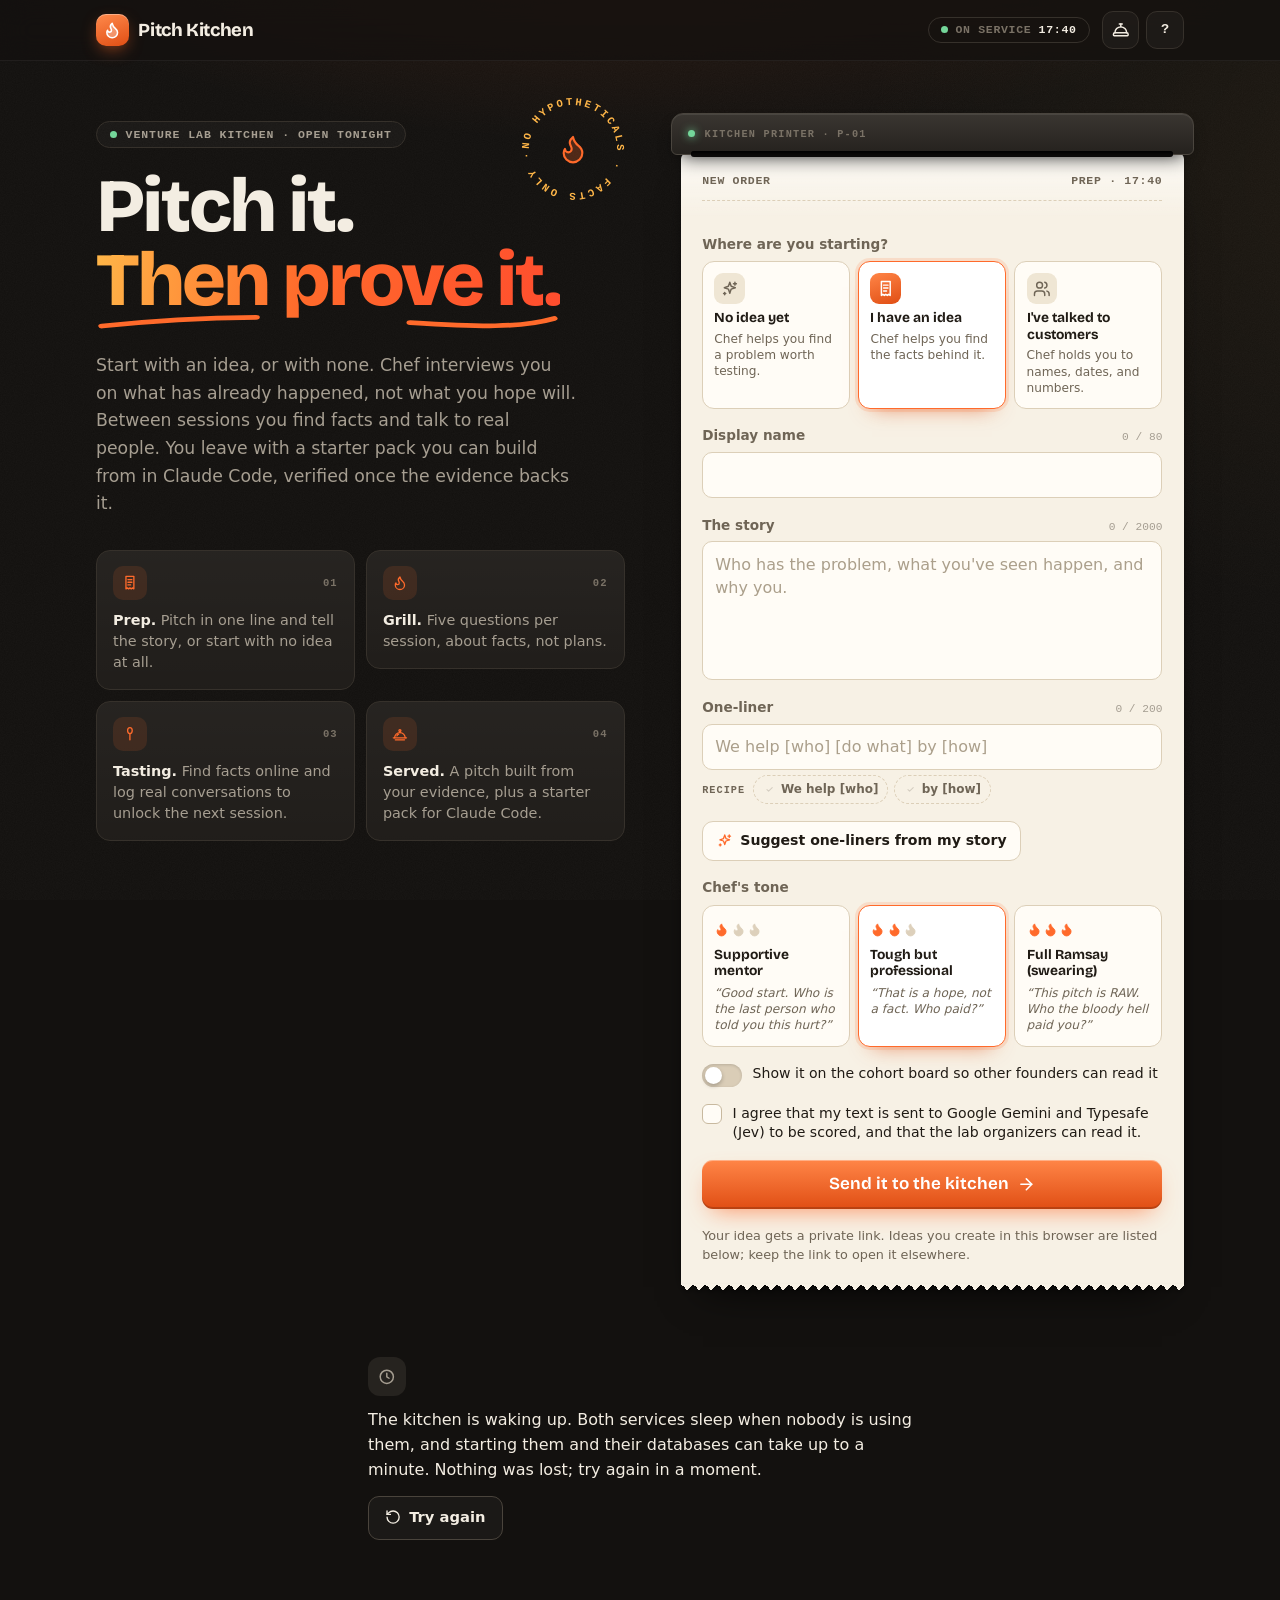
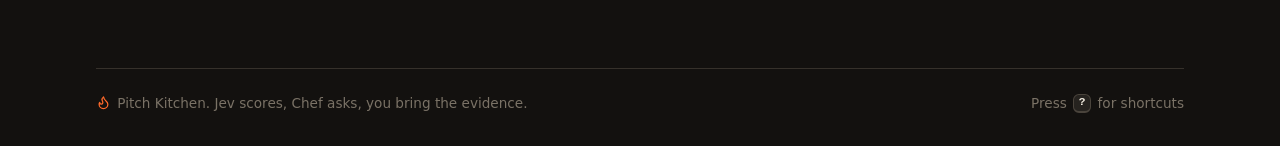
<file: ui/index.html>
<!DOCTYPE html>
<html lang="en">
  <head>
    <meta charset="utf-8" />
    <meta name="viewport" content="width=device-width, initial-scale=1" />
    <meta name="color-scheme" content="dark" />
    <meta name="theme-color" content="#13110f" />
    <title>Pitch Kitchen</title>
    <link rel="icon" href="data:image/svg+xml,%3Csvg xmlns='http://www.w3.org/2000/svg' viewBox='0 0 24 24'%3E%3Cpath fill='%23ff6a2b' d='M8.5 14.5A2.5 2.5 0 0 0 11 12c0-1.38-.5-2-1-3-1.072-2.143-.224-4.054 2-6 .5 2.5 2 4.9 4 6.5 2 1.6 3 3.5 3 5.5a7 7 0 1 1-14 0c0-1.153.433-2.294 1-3a2.5 2.5 0 0 0 2.5 2.5z'/%3E%3C/svg%3E" />
    <link rel="preload" href="assets/bricolage-grotesque.woff2" as="font" type="font/woff2" crossorigin />
    <link rel="stylesheet" href="assets/style.css" />
    <script src="config.js" defer></script>
    <script src="assets/kitchen.js" defer></script>
    <script src="assets/api.js" defer></script>
    <script src="assets/shell.js" defer></script>
    <script src="assets/home.js" defer></script>
  </head>
  <body>
    <a class="skip" href="#main">Skip to content</a>
    <header class="topbar">
      <div class="topbar-inner">
        <a class="wordmark" href="index.html">
          <span class="wordmark-flame"><svg class="icon" aria-hidden="true"><use href="#i-flame"></use></svg></span>
          <span class="wordmark-text">Pitch Kitchen</span>
        </a>
        <div class="topbar-tools">
          <span class="service"><span class="live-dot" aria-hidden="true"></span><span class="service-label">On service</span> <time data-clock>--:--</time></span>
          <button class="icon-button bell" type="button" data-bell aria-label="Ring the service bell" data-tip="Ring the bell" data-tip-pos="below"><svg class="icon" aria-hidden="true"><use href="#i-bell"></use></svg></button>
          <button class="icon-button" type="button" data-open-dialog="shortcuts" aria-label="Keyboard shortcuts" data-tip="Shortcuts" data-tip-pos="below" data-tip-align="end"><kbd>?</kbd></button>
        </div>
      </div>
    </header>

    <main id="main" class="home">
      <section class="intro">
        <div class="intro-copy">
          <p class="eyebrow"><span class="live-dot" aria-hidden="true"></span>Venture lab kitchen · open tonight</p>
          <h1 class="hero">
            <span class="hero-line">Pitch it.</span>
            <span class="hero-line hero-prove">Then prove it.<svg class="swash" viewBox="0 0 300 24" preserveAspectRatio="none" aria-hidden="true"><path d="M4 16 C 60 6, 120 4, 180 10 S 270 20, 296 8"/></svg></span>
          </h1>
          <svg class="badge" viewBox="0 0 120 120" aria-hidden="true">
            <defs><path id="badge-circle" d="M60 60 m-44 0 a44 44 0 1 1 88 0 a44 44 0 1 1 -88 0"/></defs>
            <text><textPath href="#badge-circle" textLength="274" lengthAdjust="spacing">NO HYPOTHETICALS · FACTS ONLY · </textPath></text>
            <use class="badge-flame" href="#i-flame" x="44" y="44" width="32" height="32"/>
          </svg>
          <p class="lede">Start with an idea, or with none. Chef interviews you on what has already happened, not what you hope will. Between sessions you find facts and talk to real people. You leave with a starter pack you can build from in Claude Code, verified once the evidence backs it.</p>
          <ol class="how">
            <li style="--i: 0">
              <button class="flip how-prep" type="button" data-flip aria-pressed="false">
                <span class="flip-face flip-front"><span class="how-icon"><svg class="icon" aria-hidden="true"><use href="#i-receipt"></use></svg></span><span class="how-number">01</span><span><strong>Prep.</strong> Pitch in one line and tell the story, or start with no idea at all.</span></span>
                <span class="flip-face flip-back"><span class="how-number">Chef's note</span><span>No idea yet? Tell Chef about your week and he sparks three problems worth testing.</span></span>
              </button>
            </li>
            <li style="--i: 1">
              <button class="flip how-grill" type="button" data-flip aria-pressed="false">
                <span class="flip-face flip-front"><span class="how-icon"><svg class="icon" aria-hidden="true"><use href="#i-flame"></use></svg></span><span class="how-number">02</span><span><strong>Grill.</strong> Five questions per session, about facts, not plans.</span></span>
                <span class="flip-face flip-back"><span class="how-number">Chef's note</span><span>Chef only takes the past: who, when, how many, how much.</span></span>
              </button>
            </li>
            <li style="--i: 2">
              <button class="flip how-tasting" type="button" data-flip aria-pressed="false">
                <span class="flip-face flip-front"><span class="how-icon"><svg class="icon" aria-hidden="true"><use href="#i-spoon"></use></svg></span><span class="how-number">03</span><span><strong>Tasting.</strong> Find facts online and log real conversations to unlock the next session.</span></span>
                <span class="flip-face flip-back"><span class="how-number">Chef's note</span><span>Beginners open their first gate with any three facts or conversations. After that, Jev tastes them.</span></span>
              </button>
            </li>
            <li style="--i: 3">
              <button class="flip how-served" type="button" data-flip aria-pressed="false">
                <span class="flip-face flip-front"><span class="how-icon"><svg class="icon" aria-hidden="true"><use href="#i-cloche"></use></svg></span><span class="how-number">04</span><span><strong>Served.</strong> A pitch built from your evidence, plus a starter pack for Claude Code.</span></span>
                <span class="flip-face flip-back"><span class="how-number">Chef's note</span><span>Draft packs any time. A verified pack needs a PROVEN verdict and 3 real conversations.</span></span>
              </button>
            </li>
          </ol>
        </div>

        <div class="order-wrap">
          <div class="printer" aria-hidden="true">
            <span class="printer-led"></span>
            <span>Kitchen printer · P-01</span>
            <span class="printer-slot"></span>
          </div>
          <form class="ticket order" id="pitch-form" novalidate>
            <div class="ticket-meta">
              <span data-order-kind>New order</span>
              <span>Prep · <time data-clock>--:--</time></span>
            </div>
            <p class="pivot-note" data-pivot-note hidden><svg class="icon" aria-hidden="true"><use href="#i-pivot"></use></svg><span></span></p>
            <p class="error" role="alert" data-error hidden></p>
            <fieldset class="levels">
              <legend>Where are you starting?</legend>
              <label class="level level-new">
                <input type="radio" name="level" value="new" />
                <span class="level-icon"><svg class="icon" aria-hidden="true"><use href="#i-sparkles"></use></svg></span>
                <span class="level-name">No idea yet</span>
                <span class="level-line">Chef helps you find a problem worth testing.</span>
              </label>
              <label class="level level-idea">
                <input type="radio" name="level" value="idea" checked />
                <span class="level-icon"><svg class="icon" aria-hidden="true"><use href="#i-receipt"></use></svg></span>
                <span class="level-name">I have an idea</span>
                <span class="level-line">Chef helps you find the facts behind it.</span>
              </label>
              <label class="level level-tested">
                <input type="radio" name="level" value="tested" />
                <span class="level-icon"><svg class="icon" aria-hidden="true"><use href="#i-users"></use></svg></span>
                <span class="level-name">I've talked to customers</span>
                <span class="level-line">Chef holds you to names, dates, and numbers.</span>
              </label>
            </fieldset>
            <div class="spark">
              <label class="field">
                <span class="field-head"><span>Tell Chef about your week</span></span>
                <textarea name="about" rows="3" maxlength="2000" placeholder="What you study, what annoys you every week, what you spend money or time on, who you know." data-autosize></textarea>
              </label>
              <button class="secondary-paper" type="button" data-spark><svg class="icon" aria-hidden="true"><use href="#i-sparkles"></use></svg><span>Spark three ideas</span></button>
              <div id="sparks" class="suggestions" aria-live="polite"></div>
            </div>
            <label class="field">
              <span class="field-head"><span>Display name</span><span class="counter" aria-hidden="true">0 / 80</span></span>
              <input id="display-name" name="display_name" maxlength="80" autocomplete="nickname" required data-main-input data-draft="keep" />
            </label>
            <label class="field">
              <span class="field-head"><span>The story</span><span class="counter" aria-hidden="true">0 / 2000</span></span>
              <textarea name="story" maxlength="2000" rows="5" placeholder="Who has the problem, what you've seen happen, and why you." required data-autosize data-draft></textarea>
            </label>
            <div class="field">
              <span class="field-head"><label for="one-liner">One-liner</label><span class="counter" aria-hidden="true">0 / 200</span></span>
              <input id="one-liner" name="one_liner" maxlength="200" placeholder="We help [who] [do what] by [how]" required data-draft data-recipe-input />
              <span class="recipe" aria-hidden="true">
                <span class="recipe-label">Recipe</span>
                <span class="recipe-chip" data-has="we help"><svg class="icon" aria-hidden="true"><use href="#i-check"></use></svg>We help [who]</span>
                <span class="recipe-chip" data-has=" by "><svg class="icon" aria-hidden="true"><use href="#i-check"></use></svg>by [how]</span>
              </span>
            </div>
            <div class="suggest">
              <button class="secondary-paper" type="button" data-suggest><svg class="icon" aria-hidden="true"><use href="#i-sparkles"></use></svg><span>Suggest one-liners from my story</span></button>
              <div id="suggestions" class="suggestions" aria-live="polite"></div>
            </div>
            <fieldset class="tones">
              <legend>Chef's tone</legend>
              <label class="tone tone-supportive">
                <input type="radio" name="tone" value="supportive" />
                <span class="tone-heat" aria-hidden="true"><span class="hot"><svg class="icon" aria-hidden="true"><use href="#i-flame"></use></svg></span><span><svg class="icon" aria-hidden="true"><use href="#i-flame"></use></svg></span><span><svg class="icon" aria-hidden="true"><use href="#i-flame"></use></svg></span></span>
                <span class="tone-name">Supportive mentor</span>
                <span class="tone-line">“Good start. Who is the last person who told you this hurt?”</span>
              </label>
              <label class="tone tone-tough">
                <input type="radio" name="tone" value="tough" checked />
                <span class="tone-heat" aria-hidden="true"><span class="hot"><svg class="icon" aria-hidden="true"><use href="#i-flame"></use></svg></span><span class="hot"><svg class="icon" aria-hidden="true"><use href="#i-flame"></use></svg></span><span><svg class="icon" aria-hidden="true"><use href="#i-flame"></use></svg></span></span>
                <span class="tone-name">Tough but professional</span>
                <span class="tone-line">“That is a hope, not a fact. Who paid?”</span>
              </label>
              <label class="tone tone-ramsay">
                <input type="radio" name="tone" value="ramsay" />
                <span class="tone-heat" aria-hidden="true"><span class="hot"><svg class="icon" aria-hidden="true"><use href="#i-flame"></use></svg></span><span class="hot"><svg class="icon" aria-hidden="true"><use href="#i-flame"></use></svg></span><span class="hot"><svg class="icon" aria-hidden="true"><use href="#i-flame"></use></svg></span></span>
                <span class="tone-name">Full Ramsay (swearing)</span>
                <span class="tone-line">“This pitch is RAW. Who the bloody hell paid you?”</span>
              </label>
            </fieldset>
            <label class="switch">
              <input type="checkbox" name="shared" role="switch" />
              <span>Show it on the cohort board so other founders can read it</span>
            </label>
            <label class="check">
              <input type="checkbox" name="consent" required />
              <span>I agree that my text is sent to Google Gemini and Typesafe (Jev) to be scored, and that the lab organizers can read it.</span>
            </label>
            <button class="primary primary-big" type="submit" data-busy="Chef is reading…"><span data-label>Send it to the kitchen</span><svg class="icon" aria-hidden="true"><use href="#i-arrow-right"></use></svg></button>
            <p class="fine">Your idea gets a private link. Ideas you create in this browser are listed below; keep the link to open it elsewhere.</p>
          </form>
        </div>
      </section>

      <div id="boards"></div>
    </main>

    <footer class="footer">
      <p><span class="footer-flame"><svg class="icon" aria-hidden="true"><use href="#i-flame"></use></svg></span> Pitch Kitchen. Jev scores, Chef asks, you bring the evidence.</p>
      <p class="footer-keys">Press <kbd>?</kbd> for shortcuts</p>
    </footer>
  </body>
</html>
</file>
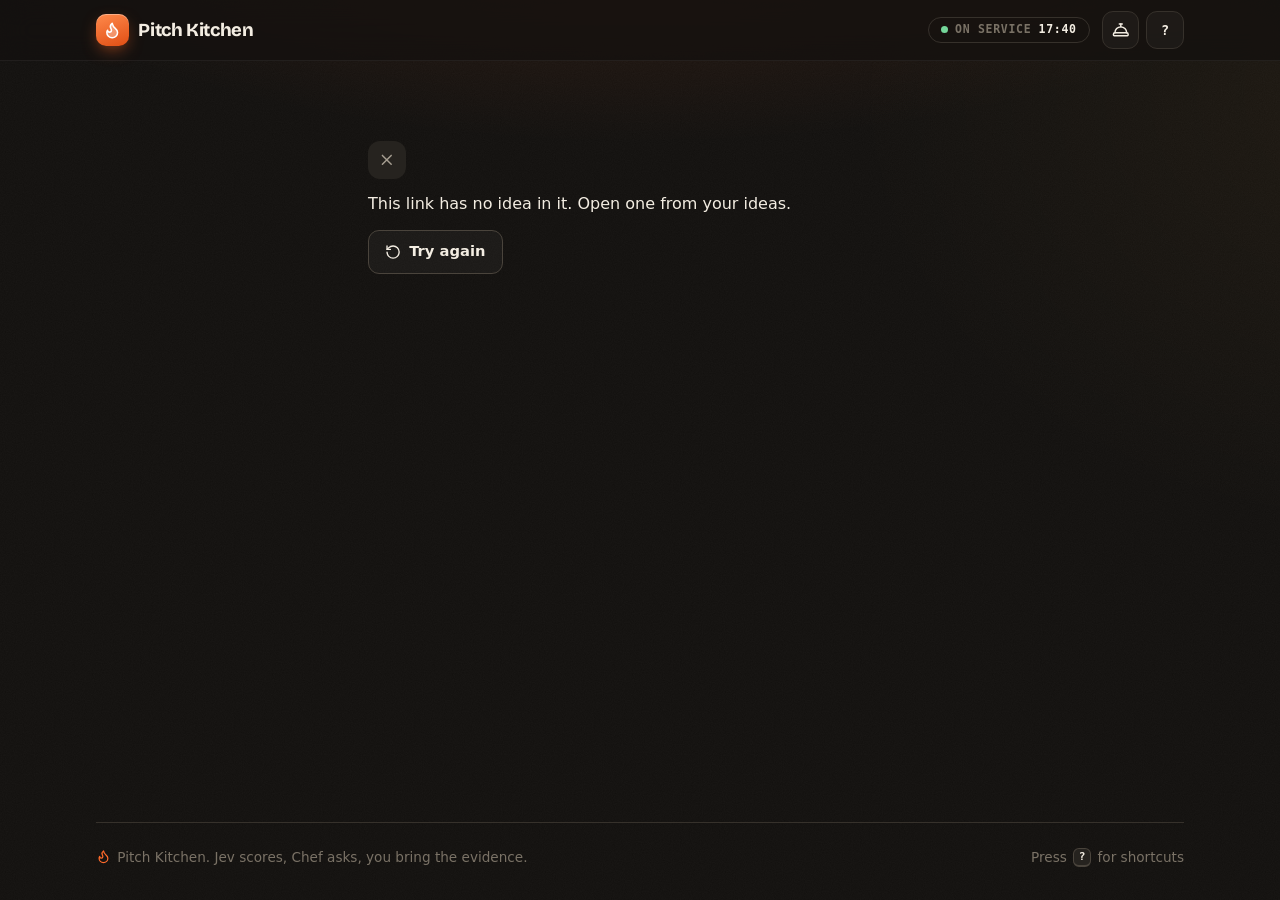
<file: ui/idea.html>
<!DOCTYPE html>
<html lang="en">
  <head>
    <meta charset="utf-8" />
    <meta name="viewport" content="width=device-width, initial-scale=1" />
    <meta name="color-scheme" content="dark" />
    <meta name="theme-color" content="#13110f" />
    <title>Idea · Pitch Kitchen</title>
    <link rel="icon" href="data:image/svg+xml,%3Csvg xmlns='http://www.w3.org/2000/svg' viewBox='0 0 24 24'%3E%3Cpath fill='%23ff6a2b' d='M8.5 14.5A2.5 2.5 0 0 0 11 12c0-1.38-.5-2-1-3-1.072-2.143-.224-4.054 2-6 .5 2.5 2 4.9 4 6.5 2 1.6 3 3.5 3 5.5a7 7 0 1 1-14 0c0-1.153.433-2.294 1-3a2.5 2.5 0 0 0 2.5 2.5z'/%3E%3C/svg%3E" />
    <link rel="preload" href="assets/bricolage-grotesque.woff2" as="font" type="font/woff2" crossorigin />
    <link rel="stylesheet" href="assets/style.css" />
    <script src="config.js" defer></script>
    <script src="assets/kitchen.js" defer></script>
    <script src="assets/api.js" defer></script>
    <script src="assets/shell.js" defer></script>
    <script src="assets/idea.js" defer></script>
  </head>
  <body>
    <a class="skip" href="#main">Skip to content</a>
    <header class="topbar">
      <div class="topbar-inner">
        <a class="wordmark" href="index.html">
          <span class="wordmark-flame"><svg class="icon" aria-hidden="true"><use href="#i-flame"></use></svg></span>
          <span class="wordmark-text">Pitch Kitchen</span>
        </a>
        <div class="topbar-tools">
          <span class="service"><span class="live-dot" aria-hidden="true"></span><span class="service-label">On service</span> <time data-clock>--:--</time></span>
          <button class="icon-button bell" type="button" data-bell aria-label="Ring the service bell" data-tip="Ring the bell" data-tip-pos="below"><svg class="icon" aria-hidden="true"><use href="#i-bell"></use></svg></button>
          <button class="icon-button" type="button" data-open-dialog="shortcuts" aria-label="Keyboard shortcuts" data-tip="Shortcuts" data-tip-pos="below" data-tip-align="end"><kbd>?</kbd></button>
        </div>
      </div>
    </header>

    <main id="main" class="idea">
      <div data-state></div>

      <div data-page hidden>
        <div class="page-top">
          <a class="back" href="index.html"><svg class="icon" aria-hidden="true"><use href="#i-arrow-left"></use></svg><span>Your ideas</span></a>
          <div class="page-tools">
            <button class="tool" type="button" data-copy-link data-tip="Anyone with the link can open it"><svg class="icon" aria-hidden="true"><use href="#i-link"></use></svg><span>Copy link</span></button>
            <form data-action="share">
              <button class="tool" type="submit" data-share><svg class="icon" aria-hidden="true"><use href="#i-users"></use></svg><span data-share-label>Share on cohort board</span></button>
            </form>
            <form data-action="delete">
              <button class="tool tool-danger" type="submit"><svg class="icon" aria-hidden="true"><use href="#i-trash"></use></svg><span>Delete idea</span></button>
            </form>
          </div>
        </div>

        <div data-review-down hidden>
          <div class="session-over notice" role="status">
            <span class="session-over-icon"><svg class="icon" aria-hidden="true"><use href="#i-clock"></use></svg></span>
            <p>Scores and Chef's questions can't be loaded right now. Your idea and logs are safe; try again in a minute.</p>
            <button class="secondary" type="button" data-reload><svg class="icon" aria-hidden="true"><use href="#i-rotate"></use></svg><span>Load the scores again</span></button>
          </div>
        </div>

        <nav class="stations" aria-label="Stations"><ol data-stations></ol></nav>

        <section class="ticket order-head">
          <div class="ticket-meta"><span data-meta></span><span data-created></span></div>
          <h1 data-one-liner></h1>
          <span data-stamp></span>
          <p class="ticket-note">
            <svg class="icon" aria-hidden="true"><use href="#i-lock"></use></svg>
            Private link: only people you give this page's address to can open it<span data-shared-note hidden>, and it is listed on the cohort board</span>.
            <span data-pivot hidden>Pivoted from <a data-pivot-link></a>.</span>
          </p>
        </section>

        <section class="panel evidence" data-evidence>
          <div class="section-head">
            <h2><svg class="icon" aria-hidden="true"><use href="#i-search"></use></svg>Evidence check</h2>
            <p class="budget-wrap">
              <span class="gauge" data-gauge aria-hidden="true"></span>
              <span class="budget" data-budget data-tip="Successful Jev calls this idea has used, out of JEV_BUDGET_PER_IDEA" data-tip-align="end"></span>
            </p>
          </div>
          <div data-scored>
            <p class="muted" data-explanation></p>
            <div class="bars" data-bars></div>
            <p class="legend">
              <span class="legend-mark" aria-hidden="true"></span>
              The mark on each bar is Solid, the bar for PROVEN.
              <span data-answered hidden>Answered Chef's question: <strong data-answered-value></strong>.</span>
            </p>
          </div>
          <div class="unscored" data-unscored>
            <span class="unscored-icon"><svg class="icon" aria-hidden="true"><use href="#i-clock"></use></svg></span>
            <div>
              <p>Not scored yet.</p>
              <p class="muted" data-unscored-why></p>
            </div>
          </div>
        </section>

        <section class="grill">
          <div class="section-head">
            <h2><svg class="icon" aria-hidden="true"><use href="#i-flame"></use></svg>Grill</h2>
            <p><span class="pips" data-pips aria-hidden="true"></span> <span data-answer-count></span></p>
          </div>
          <ol class="thread" data-thread></ol>

          <div class="ending ending-binned" data-binned hidden>
            <span class="ending-icon"><svg class="icon" aria-hidden="true"><use href="#i-trash"></use></svg></span>
            <h2>Binned.</h2>
            <p>UNPROVEN twice in a row. Most good startups are a pivot of a first idea: keep what you learned and change the customer, problem, or approach.</p>
            <a class="primary" data-pivot-this><svg class="icon" aria-hidden="true"><use href="#i-pivot"></use></svg><span>Pivot this idea</span></a>
          </div>

          <div class="ending ending-served" data-served hidden>
            <button class="ending-icon" type="button" data-confetti aria-label="Celebrate"><svg class="icon" aria-hidden="true"><use href="#i-cloche"></use></svg></button>
            <h2>Served.</h2>
            <div class="polished-wrap" data-polished-wrap>
              <p class="ticket polished" id="polished"></p>
              <button class="tool" type="button" data-copy="#polished" data-copy-message="Pitch copied."><svg class="icon" aria-hidden="true"><use href="#i-copy"></use></svg><span>Copy pitch</span></button>
            </div>
            <div data-next-steps>
              <h3>Next two weeks</h3>
              <ol class="steps checklist" data-steps></ol>
            </div>
            <p class="muted">Written by Chef from your answers and logged conversations. Not scored.</p>
          </div>

          <div class="session-over" data-budget-spent hidden>
            <span class="session-over-icon"><svg class="icon" aria-hidden="true"><use href="#i-clock"></use></svg></span>
            <p data-budget-spent-text></p>
            <a class="secondary" href="#pack"><svg class="icon" aria-hidden="true"><use href="#i-arrow-down"></use></svg><span>Starter pack</span></a>
          </div>

          <form class="composer" data-action="answer" hidden>
            <div class="composer-head">
              <label for="answer-box">Your answer</label>
              <button class="reply-to" type="button" data-reply-to hidden><svg class="icon" aria-hidden="true"><use href="#i-chef"></use></svg><span data-reply-text></span></button>
            </div>
            <textarea id="answer-box" name="answer" maxlength="1000" rows="3" required data-autosize data-draft data-hints data-main-input></textarea>
            <p class="error" role="alert" data-error hidden></p>
            <div class="composer-foot">
              <span class="hints" data-tip="Hints from your wording. Jev does the scoring.">
                <span class="hint" data-hint="who">Who</span>
                <span class="hint" data-hint="when">When</span>
                <span class="hint" data-hint="number">How many</span>
              </span>
              <span class="counter" aria-hidden="true">0 / 1000</span>
              <span class="kbd-hint" aria-hidden="true"><kbd data-mod>⌘</kbd><kbd>↵</kbd></span>
              <button class="primary" type="submit" data-busy="Chef is reading…"><span data-label>Send</span><svg class="icon" aria-hidden="true"><use href="#i-send"></use></svg></button>
            </div>
          </form>

          <div class="session-over" data-homework-due hidden>
            <span class="session-over-icon"><svg class="icon" aria-hidden="true"><use href="#i-clock"></use></svg></span>
            <p data-homework-due-text></p>
            <a class="secondary" href="#tasting"><svg class="icon" aria-hidden="true"><use href="#i-arrow-down"></use></svg><span>Homework</span></a>
          </div>

          <div class="actions" data-actions hidden>
            <form data-action="serve" hidden>
              <p class="error" role="alert" data-error hidden></p>
              <button class="primary primary-serve" type="submit" data-busy="Chef is writing…"><svg class="icon" aria-hidden="true"><use href="#i-cloche"></use></svg><span data-label>Serve it</span></button>
            </form>
            <span class="muted" data-proven-note hidden></span>
            <span class="muted parked-note" data-parked hidden><svg class="icon" aria-hidden="true"><use href="#i-pause"></use></svg><span>Parked. Send an answer to pick it back up.</span></span>
            <form data-action="park">
              <button class="secondary" type="submit"><svg class="icon" aria-hidden="true"><use href="#i-pause"></use></svg><span>Save and stop</span></button>
            </form>
          </div>
        </section>

        <section class="panel tasting" id="tasting" data-tasting>
          <div class="section-head">
            <h2><svg class="icon" aria-hidden="true"><use href="#i-spoon"></use></svg>Tasting: facts and conversations</h2>
            <p data-tasting-counts></p>
          </div>

          <div data-tasting-open>
            <div class="homework" data-homework hidden>
              <h3><svg class="icon" aria-hidden="true"><use href="#i-chef"></use></svg>Homework from Chef</h3>
              <div class="homework-grid">
                <div>
                  <p class="muted">Talk to:</p>
                  <ul class="checklist" data-people></ul>
                </div>
                <div>
                  <p class="muted">Ask about what they did, not what they would do:</p>
                  <ul class="questions" data-questions></ul>
                </div>
              </div>
            </div>
            <p class="muted" data-starter-intro hidden>Start with facts: let Chef search the web, keep what's useful, then ask a few people you know. Any three facts or conversations open your first gate.</p>
            <p class="muted" data-gate-intro hidden>Logged conversations are what make a verdict hard to fake. Log 3 or more to ask for the gate; passing it opens another grill session.</p>

            <div class="scout">
              <div class="scout-head">
                <div>
                  <h3><svg class="icon" aria-hidden="true"><use href="#i-search"></use></svg>Find facts</h3>
                  <p class="muted">Chef searches the web for competitors, prices, and complaints. Facts show there is a market; conversations prove the pain.</p>
                </div>
                <button class="secondary" type="button" data-search><svg class="icon" aria-hidden="true"><use href="#i-sparkles"></use></svg><span>Search the web</span></button>
              </div>
              <div id="facts" class="facts" aria-live="polite">
                <p class="error" data-facts-error hidden></p>
                <div class="look-ups" data-look-ups hidden>
                  <p class="fine">Chef can't search the web on this key right now, so here is what to look up yourself. Each link opens a Google search.</p>
                  <ol data-look-up-list></ol>
                  <button class="secondary" type="button" data-open-details="add-fact"><svg class="icon" aria-hidden="true"><use href="#i-link"></use></svg><span>Found one? Add it with its link</span></button>
                </div>
                <form class="fact-picks" data-action="keep-facts" hidden>
                  <p class="fine">Tick the facts worth keeping. Each one is saved with its link, so anyone can check it.</p>
                  <div data-fact-list></div>
                  <p class="error" role="alert" data-error hidden></p>
                  <button class="secondary" type="submit" data-busy="Saving…"><svg class="icon" aria-hidden="true"><use href="#i-check"></use></svg><span data-label>Keep the ticked facts</span></button>
                </form>
              </div>
            </div>
          </div>

          <div class="gate" data-gate hidden>
            <div class="gate-head">
              <span class="gate-badge"><svg class="icon" aria-hidden="true"><use data-gate-icon href="#i-check"></use></svg></span>
              <strong data-gate-title></strong>
            </div>
            <p data-gate-explanation></p>
            <div class="bars" data-gate-bars></div>
          </div>

          <ol class="logs" data-logs></ol>

          <div data-tasting-open>
            <form class="log-form" data-action="evidence">
              <h3><svg class="icon" aria-hidden="true"><use href="#i-message"></use></svg>Log a conversation</h3>
              <p class="error" role="alert" data-error hidden></p>
              <input type="hidden" name="kind" value="conversation" />
              <div class="log-grid">
                <label class="field"><span class="field-head"><span>Who you talked to</span><span class="counter" aria-hidden="true">0 / 80</span></span><input name="who" maxlength="80" placeholder="Marta, 2nd-year BBA" required data-draft /></label>
                <label class="field"><span class="field-head"><span>Their role</span><span class="counter" aria-hidden="true">0 / 80</span></span><input name="role" maxlength="80" placeholder="Sells books every term" data-draft /></label>
                <div class="field">
                  <span class="field-head"><label for="spoken-on">Date</label><span class="date-chips"><button type="button" data-date="0" data-date-for="spoken-on">Today</button><button type="button" data-date="-1" data-date-for="spoken-on">Yesterday</button></span></span>
                  <input id="spoken-on" name="spoken_on" type="date" required />
                </div>
                <label class="field"><span class="field-head"><span>What they pay today</span><span class="counter" aria-hidden="true">0 / 200</span></span><input name="paid" maxlength="200" placeholder="€85 per book at the campus store" data-draft /></label>
              </div>
              <label class="field"><span class="field-head"><span>What they do about it today</span><span class="counter" aria-hidden="true">0 / 500</span></span><input name="today_they" maxlength="500" placeholder="Posts in the WhatsApp group, waits weeks" data-draft /></label>
              <label class="field"><span class="field-head"><span>What they said</span><span class="counter" aria-hidden="true">0 / 1000</span></span><textarea name="quote" maxlength="1000" rows="2" placeholder="Their words, about something that already happened." required data-autosize data-draft></textarea></label>
              <button class="secondary" type="submit" data-busy="Logging…"><svg class="icon" aria-hidden="true"><use href="#i-message"></use></svg><span data-label>Log conversation</span></button>
            </form>

            <details class="add-fact" id="add-fact">
              <summary><svg class="icon" aria-hidden="true"><use href="#i-link"></use></svg><span>Found something yourself? Add a fact with its link</span></summary>
              <form class="log-form fact-form" data-action="evidence">
                <p class="error" role="alert" data-error hidden></p>
                <input type="hidden" name="kind" value="fact" />
                <input type="hidden" name="spoken_on" />
                <label class="field"><span class="field-head"><span>What you found</span><span class="counter" aria-hidden="true">0 / 1000</span></span><textarea name="quote" maxlength="1000" rows="2" placeholder="Students pay €3.99 delivery on orders under €15 at the main delivery app." required data-autosize></textarea></label>
                <div class="log-grid">
                  <label class="field"><span class="field-head"><span>Source link</span></span><input name="source" type="url" maxlength="2000" placeholder="https://..." required /></label>
                  <label class="field"><span class="field-head"><span>Where (optional)</span><span class="counter" aria-hidden="true">0 / 80</span></span><input name="who" maxlength="80" placeholder="the site or report" /></label>
                </div>
                <button class="secondary" type="submit" data-busy="Saving…"><svg class="icon" aria-hidden="true"><use href="#i-link"></use></svg><span data-label>Add fact</span></button>
              </form>
            </details>

            <div class="actions gate-actions">
              <span class="plates" data-plates aria-hidden="true"></span>
              <form data-action="gate" hidden>
                <p class="error" role="alert" data-error hidden></p>
                <button class="primary" type="submit" data-busy="Jev is tasting…"><svg class="icon" aria-hidden="true"><use href="#i-spoon"></use></svg><span data-label>Ask for the gate</span></button>
              </form>
              <span class="muted" data-gate-hint></span>
            </div>
          </div>
        </section>

        <section class="panel pack" id="pack" data-pack>
          <div class="section-head">
            <h2><svg class="icon" aria-hidden="true"><use href="#i-receipt"></use></svg>Starter pack for Claude Code</h2>
            <p><span class="pack-badge" data-pack-badge></span></p>
          </div>
          <p class="muted" data-pack-intro></p>
          <p class="error" role="alert" data-pack-error hidden></p>
          <div data-pack-written hidden>
            <div class="pack-preview">
              <div><h3>Version one</h3><ol data-mvp></ol></div>
              <div><h3>First tasks</h3><ol data-tasks></ol></div>
            </div>
            <div class="pack-prompt">
              <div class="pack-prompt-head">
                <span>First prompt for Claude Code</span>
                <button class="tool" type="button" data-copy="#claude-prompt" data-copy-message="Prompt copied. Paste it into Claude Code."><svg class="icon" aria-hidden="true"><use href="#i-copy"></use></svg><span>Copy</span></button>
              </div>
              <pre id="claude-prompt"></pre>
            </div>
            <p class="pack-stale" data-pack-stale hidden><svg class="icon" aria-hidden="true"><use href="#i-rotate"></use></svg><span>You have answered, logged, or been served since Chef wrote this. Rewrite it to include that.</span></p>
          </div>
          <div class="actions">
            <button class="primary" type="button" data-download hidden><svg class="icon" aria-hidden="true"><use href="#i-arrow-down"></use></svg><span>Download starter-pack.md</span></button>
            <form data-action="pack">
              <button type="submit" data-busy="Chef is writing…" data-pack-button><svg class="icon" aria-hidden="true"><use href="#i-sparkles"></use></svg><span data-label></span></button>
            </form>
          </div>
        </section>
      </div>
    </main>

    <template id="t-station">
      <li class="station"><span class="station-number"></span><span class="station-icon" aria-hidden="true"><svg class="icon"><use></use></svg></span><span class="station-name"></span><span class="station-job"></span></li>
    </template>

    <template id="t-bar">
      <div class="bar">
        <div class="bar-head"><span data-name></span><span class="bar-value" data-shown></span></div>
        <div class="bar-track"><div class="bar-fill"></div><div class="bar-cutoff"></div></div>
      </div>
    </template>

    <template id="t-founder">
      <li class="message founder">
        <span class="avatar avatar-founder" aria-hidden="true" data-initial></span>
        <div class="message-body">
          <div class="message-meta"><span><span data-name></span> · <time data-when></time><span data-edited hidden> · edited</span></span><span data-chip></span></div>
          <div class="bubble"><p class="bubble-title" data-title hidden></p><p data-text></p></div>
          <details class="edit" data-edit hidden>
            <summary><svg class="icon" aria-hidden="true"><use href="#i-pencil"></use></svg><span>Edit</span></summary>
            <form data-action="edit">
              <textarea name="answer" maxlength="1000" rows="3" required data-autosize></textarea>
              <p class="fine">Saves a new version and re-scores it. Answers after this one leave the conversation; the old version is kept in history.</p>
              <p class="error" role="alert" data-error hidden></p>
              <button class="secondary" type="submit" data-busy="Re-scoring…"><span data-label>Save new version</span></button>
            </form>
          </details>
        </div>
      </li>
    </template>

    <template id="t-chef">
      <li class="message chef">
        <span class="avatar avatar-chef" aria-hidden="true"><svg class="icon"><use href="#i-chef"></use></svg></span>
        <div class="message-body">
          <div class="message-meta"><span>Chef · <time data-when></time></span></div>
          <div class="bubble"><p class="bubble-question" data-question hidden></p><p class="bubble-reaction" data-reaction></p></div>
          <p class="message-note" data-note hidden><svg class="icon" aria-hidden="true"><use href="#i-sparkles"></use></svg><span data-note-text></span></p>
        </div>
      </li>
    </template>

    <template id="t-paused">
      <li class="message chef message-paused">
        <span class="avatar avatar-kitchen" aria-hidden="true"><svg class="icon"><use href="#i-bell"></use></svg></span>
        <div class="message-body">
          <div class="message-meta"><span>Kitchen</span></div>
          <div class="bubble bubble-out">
            <p data-why></p>
            <p class="muted-ink" data-detail></p>
            <form data-action="retry">
              <p class="error" role="alert" data-error hidden></p>
              <button class="secondary-ink" type="submit" data-busy="Trying again…"><svg class="icon" aria-hidden="true"><use href="#i-rotate"></use></svg><span data-label>Try again</span></button>
            </form>
          </div>
        </div>
      </li>
    </template>

    <template id="t-opener">
      <li class="message chef message-opener">
        <span class="avatar avatar-kitchen" aria-hidden="true"><svg class="icon"><use href="#i-bell"></use></svg></span>
        <div class="message-body">
          <div class="message-meta"><span data-meta></span></div>
          <div class="bubble"><p class="bubble-question" data-question></p></div>
        </div>
      </li>
    </template>

    <template id="t-check">
      <li><label><input type="checkbox" /><span></span></label></li>
    </template>

    <template id="t-question">
      <li><button class="question" type="button" data-copy-self><svg class="icon" aria-hidden="true"><use href="#i-copy"></use></svg><span></span></button></li>
    </template>

    <template id="t-log">
      <li class="log">
        <div class="log-meta"><span data-day></span><span data-session></span></div>
        <p class="log-who"><span class="avatar avatar-small" aria-hidden="true" data-initial></span><span><strong data-who></strong><span data-role></span></span></p>
        <p class="log-quote" data-quote></p>
        <p class="muted" data-today hidden></p>
        <p class="muted" data-paid hidden></p>
      </li>
    </template>

    <template id="t-fact-log">
      <li class="log log-fact">
        <div class="log-meta"><span data-day></span><span data-session></span></div>
        <p class="log-quote" data-quote></p>
        <p class="log-source"><a target="_blank" rel="noopener noreferrer" data-source><svg class="icon" aria-hidden="true"><use href="#i-link"></use></svg><span data-site></span></a></p>
      </li>
    </template>

    <template id="t-fact-pick">
      <label class="fact-pick">
        <input type="checkbox" name="keep" checked />
        <span class="fact-pick-text"><span data-fact></span><a target="_blank" rel="noopener noreferrer" data-source><svg class="icon" aria-hidden="true"><use href="#i-link"></use></svg><span data-site></span></a></span>
      </label>
    </template>

    <template id="t-look-up">
      <li><span data-find></span><a target="_blank" rel="noopener noreferrer" data-link><svg class="icon" aria-hidden="true"><use href="#i-search"></use></svg><span data-query></span></a></li>
    </template>

    <footer class="footer">
      <p><span class="footer-flame"><svg class="icon" aria-hidden="true"><use href="#i-flame"></use></svg></span> Pitch Kitchen. Jev scores, Chef asks, you bring the evidence.</p>
      <p class="footer-keys">Press <kbd>?</kbd> for shortcuts</p>
    </footer>
  </body>
</html>
</file>
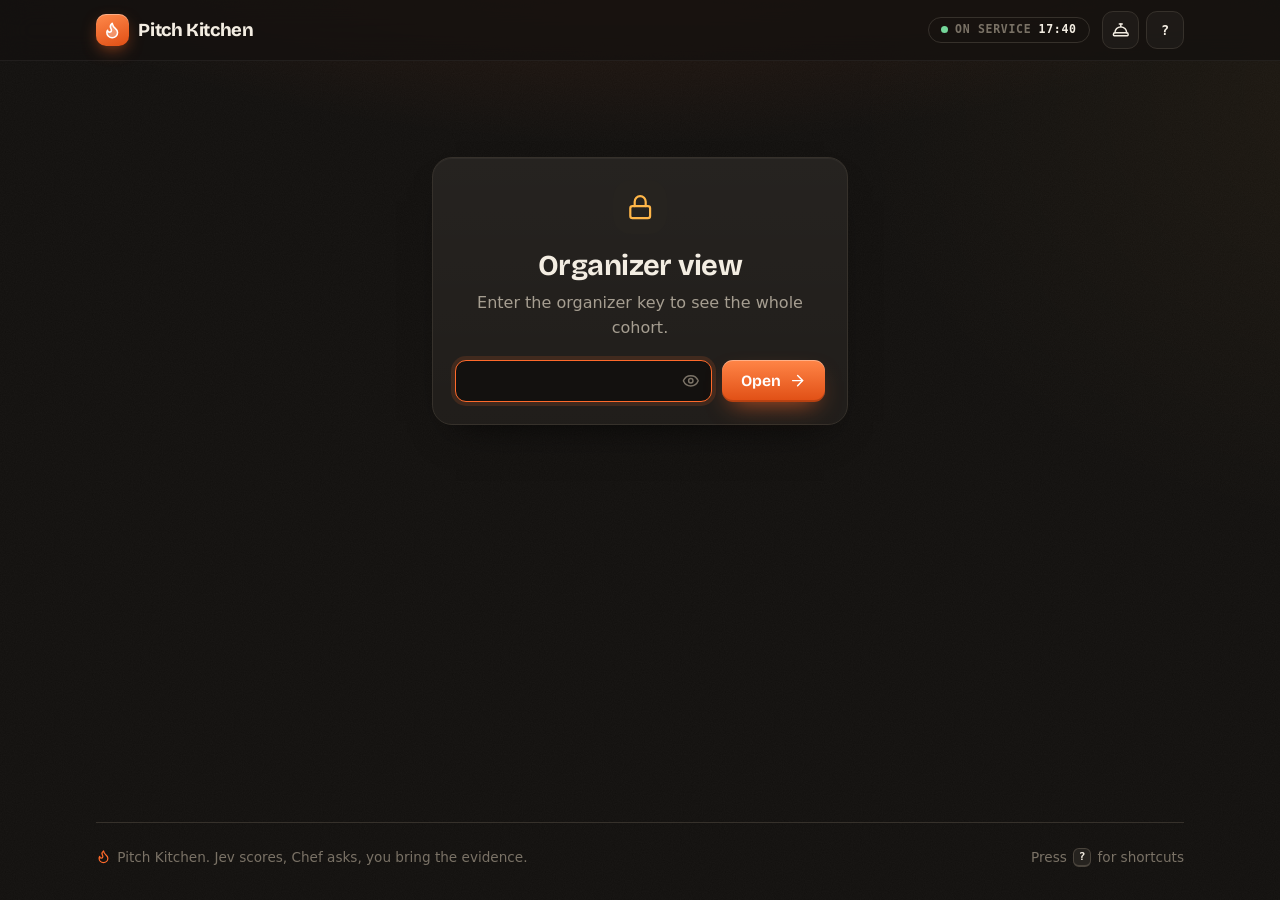
<file: ui/organizer.html>
<!DOCTYPE html>
<html lang="en">
  <head>
    <meta charset="utf-8" />
    <meta name="viewport" content="width=device-width, initial-scale=1" />
    <meta name="color-scheme" content="dark" />
    <meta name="theme-color" content="#13110f" />
    <title>Organizer · Pitch Kitchen</title>
    <link rel="icon" href="data:image/svg+xml,%3Csvg xmlns='http://www.w3.org/2000/svg' viewBox='0 0 24 24'%3E%3Cpath fill='%23ff6a2b' d='M8.5 14.5A2.5 2.5 0 0 0 11 12c0-1.38-.5-2-1-3-1.072-2.143-.224-4.054 2-6 .5 2.5 2 4.9 4 6.5 2 1.6 3 3.5 3 5.5a7 7 0 1 1-14 0c0-1.153.433-2.294 1-3a2.5 2.5 0 0 0 2.5 2.5z'/%3E%3C/svg%3E" />
    <link rel="preload" href="assets/bricolage-grotesque.woff2" as="font" type="font/woff2" crossorigin />
    <link rel="stylesheet" href="assets/style.css" />
    <script src="config.js" defer></script>
    <script src="assets/kitchen.js" defer></script>
    <script src="assets/api.js" defer></script>
    <script src="assets/shell.js" defer></script>
    <script src="assets/organizer.js" defer></script>
  </head>
  <body>
    <a class="skip" href="#main">Skip to content</a>
    <header class="topbar">
      <div class="topbar-inner">
        <a class="wordmark" href="index.html">
          <span class="wordmark-flame"><svg class="icon" aria-hidden="true"><use href="#i-flame"></use></svg></span>
          <span class="wordmark-text">Pitch Kitchen</span>
        </a>
        <div class="topbar-tools">
          <span class="service"><span class="live-dot" aria-hidden="true"></span><span class="service-label">On service</span> <time data-clock>--:--</time></span>
          <button class="icon-button bell" type="button" data-bell aria-label="Ring the service bell" data-tip="Ring the bell" data-tip-pos="below"><svg class="icon" aria-hidden="true"><use href="#i-bell"></use></svg></button>
          <button class="icon-button" type="button" data-open-dialog="shortcuts" aria-label="Keyboard shortcuts" data-tip="Shortcuts" data-tip-pos="below" data-tip-align="end"><kbd>?</kbd></button>
        </div>
      </div>
    </header>

    <main id="main" class="organizer"></main>

    <footer class="footer">
      <p><span class="footer-flame"><svg class="icon" aria-hidden="true"><use href="#i-flame"></use></svg></span> Pitch Kitchen. Jev scores, Chef asks, you bring the evidence.</p>
      <p class="footer-keys">Press <kbd>?</kbd> for shortcuts</p>
    </footer>
  </body>
</html>
</file>
<file: ui/assets/style.css>
/* Bricolage Grotesque, SIL Open Font License 1.1, https://github.com/ateliertriay/bricolage */
@font-face {
  font-family: "Bricolage Grotesque";
  src: url("bricolage-grotesque.woff2") format("woff2");
  font-weight: 200 800;
  font-display: swap;
}

@property --angle {
  syntax: "<angle>";
  inherits: false;
  initial-value: 0deg;
}

@property --p {
  syntax: "<number>";
  inherits: false;
  initial-value: 0;
}

:root {
  --bg: #13110f;
  --bg-raised: #191714;
  --surface: #1e1b18;
  --surface-2: #26231f;
  --surface-3: #302c27;
  --line: #36312b;
  --line-strong: #4a443c;
  --text: #f3ede2;
  --muted: #a69e91;
  --dim: #7a7266;

  --paper: #f7f1e5;
  --paper-2: #efe6d4;
  --paper-line: #dccfb8;
  --ink: #201b15;
  --ink-muted: #6f6556;

  --accent: #ff6a2b;
  --accent-deep: #e04e14;
  --flame: #ffb648;
  --ship: #3fa66b;
  --ship-bright: #74d69a;
  --fix: #d99a1c;
  --fix-bright: #f2c25a;
  --kill: #d93f3f;
  --kill-bright: #ff8b80;
  --pending: #8f877b;

  --spring: cubic-bezier(0.34, 1.56, 0.64, 1);
  --out: cubic-bezier(0.2, 0.8, 0.2, 1);
  --shadow: inset 0 1px 0 rgba(255, 255, 255, 0.04), 0 20px 40px -24px rgba(0, 0, 0, 0.8);

  --display: "Bricolage Grotesque", system-ui, -apple-system, "Segoe UI", sans-serif;
  --sans: system-ui, -apple-system, "Segoe UI", Roboto, sans-serif;
  --mono: ui-monospace, "SF Mono", Menlo, Consolas, monospace;

  --grain: url("data:image/svg+xml,%3Csvg xmlns='http://www.w3.org/2000/svg' width='180' height='180'%3E%3Cfilter id='n'%3E%3CfeTurbulence type='fractalNoise' baseFrequency='.9' numOctaves='3' stitchTiles='stitch'/%3E%3CfeColorMatrix values='0 0 0 0 1 0 0 0 0 1 0 0 0 0 1 0 0 0 .6 0'/%3E%3C/filter%3E%3Crect width='100%25' height='100%25' filter='url(%23n)'/%3E%3C/svg%3E");
  --ink-wear: url("data:image/svg+xml,%3Csvg xmlns='http://www.w3.org/2000/svg' width='140' height='140'%3E%3Cfilter id='w'%3E%3CfeTurbulence type='fractalNoise' baseFrequency='.7' numOctaves='2' seed='7' stitchTiles='stitch'/%3E%3CfeColorMatrix values='0 0 0 0 0 0 0 0 0 0 0 0 0 0 0 0 0 0 -5 3.7'/%3E%3C/filter%3E%3Crect width='100%25' height='100%25' filter='url(%23w)'/%3E%3C/svg%3E");
  --check: url("data:image/svg+xml,%3Csvg xmlns='http://www.w3.org/2000/svg' viewBox='0 0 24 24' fill='none' stroke='white' stroke-width='3.5' stroke-linecap='round' stroke-linejoin='round'%3E%3Cpath d='M20 6 9 17l-5-5'/%3E%3C/svg%3E");
}

/* Base */

*,
*::before,
*::after {
  box-sizing: border-box;
}

[hidden] {
  display: none !important;
}

html {
  scroll-behavior: smooth;
  scroll-padding-top: 5rem;
  scrollbar-color: var(--line-strong) var(--bg);
  -webkit-text-size-adjust: 100%;
}

body {
  display: flex;
  flex-direction: column;
  min-height: 100vh;
  margin: 0;
  overflow-x: clip;
  background:
    radial-gradient(70rem 30rem at 50% -12rem, rgba(255, 106, 43, 0.17), transparent 70%),
    radial-gradient(50rem 40rem at 110% 10%, rgba(255, 182, 72, 0.05), transparent 70%),
    var(--bg);
  color: var(--text);
  font: 16px/1.55 var(--sans);
  -webkit-font-smoothing: antialiased;
}

body::after {
  content: "";
  position: fixed;
  inset: 0;
  z-index: -1;
  background: var(--grain);
  opacity: 0.05;
  pointer-events: none;
}

body::before {
  content: "";
  position: fixed;
  top: 0;
  left: 0;
  z-index: 90;
  width: 100%;
  height: 3px;
  background: linear-gradient(90deg, var(--accent-deep), var(--flame));
  box-shadow: 0 0 12px var(--accent);
  opacity: 0;
  transform: scaleX(0);
  transform-origin: 0 50%;
  pointer-events: none;
}

html.is-loading body::before {
  opacity: 1;
  animation: loading 14s cubic-bezier(0.1, 0.6, 0.2, 1) forwards;
}

html.is-loaded body::before {
  opacity: 0;
  transform: scaleX(1);
  transition: transform 0.2s var(--out), opacity 0.35s 0.2s;
}

::selection {
  background: rgba(255, 106, 43, 0.35);
  color: #fff;
}

a {
  color: inherit;
}

h1,
h2,
h3 {
  margin: 0;
  font-family: var(--display);
  font-weight: 700;
  letter-spacing: -0.02em;
  line-height: 1.1;
  text-wrap: balance;
}

button {
  font: inherit;
  color: inherit;
  cursor: pointer;
}

:focus-visible {
  outline: 2px solid var(--flame);
  outline-offset: 3px;
}

kbd {
  display: inline-grid;
  place-items: center;
  min-width: 1.6em;
  padding: 0.12em 0.4em;
  border: 1px solid var(--line-strong);
  border-bottom-width: 2px;
  border-radius: 6px;
  background: var(--surface-2);
  color: var(--text);
  font: 600 0.75rem/1.2 var(--mono);
}

.icon {
  flex: none;
  width: 1.1em;
  height: 1.1em;
  fill: none;
  stroke: currentColor;
  stroke-width: 2;
  stroke-linecap: round;
  stroke-linejoin: round;
  vertical-align: -0.18em;
}

.sprite {
  position: absolute;
  width: 0;
  height: 0;
  overflow: hidden;
}

.skip {
  position: absolute;
  top: -4rem;
  left: 1rem;
  z-index: 95;
  padding: 0.55rem 0.9rem;
  border-radius: 10px;
  background: var(--paper);
  color: var(--ink);
  font-weight: 700;
  text-decoration: none;
  transition: top 0.2s var(--out);
}

.skip:focus {
  top: 0.75rem;
}

.muted {
  color: var(--muted);
}

.error {
  margin: 0;
  padding: 0.6rem 0.8rem;
  border: 1px solid rgba(217, 63, 63, 0.4);
  border-radius: 10px;
  background: rgba(217, 63, 63, 0.12);
  color: var(--kill-bright);
  font-weight: 600;
  animation: shake 0.45s;
}

.ticket .error {
  border-color: #efb5ad;
  background: #fbe4df;
  color: #a12626;
}

/* Layout */

.topbar {
  position: sticky;
  top: 0;
  z-index: 20;
  background: rgba(19, 17, 15, 0.74);
  border-bottom: 1px solid rgba(255, 255, 255, 0.06);
  backdrop-filter: saturate(140%) blur(14px);
  -webkit-backdrop-filter: saturate(140%) blur(14px);
  view-transition-name: topbar;
}

.topbar-inner,
main,
.footer {
  width: min(68rem, 100% - 2.5rem);
  margin: 0 auto;
}

.topbar-inner {
  display: flex;
  align-items: center;
  justify-content: space-between;
  gap: 1rem;
  height: 3.75rem;
}

.wordmark {
  display: inline-flex;
  align-items: center;
  gap: 0.6rem;
  font: 750 1.15rem/1 var(--display);
  letter-spacing: -0.02em;
  text-decoration: none;
}

.wordmark-flame {
  display: grid;
  place-items: center;
  width: 2.05rem;
  height: 2.05rem;
  border-radius: 10px;
  background: linear-gradient(160deg, #ff8a4c, var(--accent-deep));
  box-shadow: inset 0 1px 0 rgba(255, 255, 255, 0.35), 0 6px 18px -6px rgba(255, 106, 43, 0.8);
  color: #fff;
  transition: transform 0.3s var(--spring), box-shadow 0.3s;
}

.wordmark-flame .icon {
  width: 1.15rem;
  height: 1.15rem;
  fill: rgba(255, 255, 255, 0.3);
  transform-origin: 50% 85%;
  animation: flicker 2.6s ease-in-out infinite;
}

.wordmark:hover .wordmark-flame {
  transform: rotate(-8deg) scale(1.08);
  box-shadow: inset 0 1px 0 rgba(255, 255, 255, 0.35), 0 8px 26px -4px rgba(255, 106, 43, 0.95);
}

.wordmark:hover .wordmark-flame .icon {
  animation-duration: 0.45s;
}

.topbar-tools {
  display: flex;
  align-items: center;
  gap: 0.45rem;
}

.service {
  display: inline-flex;
  align-items: center;
  gap: 0.45rem;
  margin-right: 0.3rem;
  padding: 0.4rem 0.75rem;
  border: 1px solid var(--line);
  border-radius: 999px;
  color: var(--dim);
  font: 600 0.72rem/1 var(--mono);
  letter-spacing: 0.06em;
  text-transform: uppercase;
}

.service time {
  color: var(--text);
  font-variant-numeric: tabular-nums;
}

.colon {
  animation: blink-colon 1s steps(1) infinite;
}

.live-dot {
  flex: none;
  width: 7px;
  height: 7px;
  border-radius: 50%;
  background: var(--ship-bright);
  animation: pulse 2s infinite;
}

.icon-button {
  display: grid;
  place-items: center;
  width: 2.35rem;
  height: 2.35rem;
  padding: 0;
  border: 1px solid var(--line);
  border-radius: 11px;
  background: rgba(255, 255, 255, 0.03);
  color: var(--text);
  transition: transform 0.2s var(--spring), background-color 0.2s, border-color 0.2s;
}

.icon-button:hover {
  border-color: var(--line-strong);
  background: rgba(255, 255, 255, 0.07);
  transform: translateY(-1px);
}

.icon-button:active {
  transform: translateY(1px) scale(0.94);
}

.icon-button kbd {
  min-width: 0;
  padding: 0;
  border: 0;
  background: none;
  font-size: 0.85rem;
}

.bell .icon {
  transform-origin: 50% 25%;
}

.bell.is-ringing .icon {
  animation: ring 0.75s var(--out);
}

.bell.is-ringing {
  border-color: rgba(255, 182, 72, 0.6);
  color: var(--flame);
}

main {
  flex: 1 0 auto;
  padding: 3rem 0 5rem;
}

main.idea {
  width: min(46rem, 100% - 2.5rem);
  padding-top: 2rem;
}

.footer {
  display: flex;
  flex-wrap: wrap;
  justify-content: space-between;
  gap: 0.5rem 1rem;
  padding: 1.5rem 0 2rem;
  border-top: 1px solid var(--line);
  color: var(--dim);
  font-size: 0.85rem;
}

.footer p {
  display: inline-flex;
  align-items: center;
  gap: 0.4rem;
  margin: 0;
}

.footer-flame {
  color: var(--accent);
}

.footer kbd {
  font-size: 0.7rem;
}

.section-head {
  display: flex;
  align-items: center;
  justify-content: space-between;
  gap: 1rem;
  margin-bottom: 1rem;
}

.section-head h2 {
  display: inline-flex;
  align-items: center;
  gap: 0.55rem;
  font-size: 1.3rem;
}

.section-head h2 .icon {
  color: var(--accent);
}

.section-head p {
  display: inline-flex;
  align-items: center;
  gap: 0.6rem;
  margin: 0;
  color: var(--muted);
  font-size: 0.88rem;
  text-align: right;
}

/* Tooltips */

[data-tip] {
  position: relative;
}

[data-tip]::after {
  content: attr(data-tip);
  position: absolute;
  bottom: calc(100% + 9px);
  left: 50%;
  z-index: 40;
  width: max-content;
  max-width: 15rem;
  padding: 0.42rem 0.62rem;
  border: 1px solid var(--line-strong);
  border-radius: 9px;
  background: #0d0c0b;
  box-shadow: 0 10px 24px -8px rgba(0, 0, 0, 0.7);
  color: var(--text);
  font: 500 0.74rem/1.35 var(--sans);
  letter-spacing: 0;
  text-align: center;
  text-transform: none;
  white-space: normal;
  opacity: 0;
  translate: var(--tip-x, -50%) var(--tip-y, 4px);
  pointer-events: none;
  transition: opacity 0.15s, translate 0.15s var(--out);
}

[data-tip]:hover::after,
[data-tip]:focus-visible::after {
  opacity: 1;
  --tip-y: 0px;
  transition-delay: 0.2s;
}

[data-tip-pos="below"]::after {
  top: calc(100% + 9px);
  bottom: auto;
  --tip-y: -4px;
}

[data-tip-align="end"]::after,
.message.founder [data-tip]::after {
  right: 0;
  left: auto;
  --tip-x: 0px;
}

@media (hover: none) {
  [data-tip]::after {
    display: none;
  }
}

/* Buttons */

.primary,
.secondary,
.danger,
.tool,
.secondary-paper,
.secondary-ink {
  display: inline-flex;
  align-items: center;
  justify-content: center;
  gap: 0.5rem;
  border-radius: 11px;
  text-decoration: none;
  white-space: nowrap;
  transition: transform 0.2s var(--spring), box-shadow 0.2s, background-color 0.2s, border-color 0.2s, color 0.2s, filter 0.2s;
  -webkit-tap-highlight-color: transparent;
}

:is(.primary, .secondary, .danger, .tool, .secondary-paper, .secondary-ink):active {
  transform: translateY(1px) scale(0.97);
}

.primary {
  position: relative;
  isolation: isolate;
  overflow: hidden;
  padding: 0.72rem 1.2rem;
  border: 0;
  background: linear-gradient(180deg, #ff8547, var(--accent-deep));
  box-shadow: inset 0 1px 0 rgba(255, 255, 255, 0.35), inset 0 -2px 0 rgba(0, 0, 0, 0.18), 0 10px 24px -10px rgba(255, 106, 43, 0.75);
  color: #fff;
  font: 650 0.98rem/1.1 var(--display);
}

.primary::after {
  content: "";
  position: absolute;
  inset: 0;
  z-index: -1;
  background: linear-gradient(105deg, transparent 35%, rgba(255, 255, 255, 0.4) 50%, transparent 65%);
  transform: translateX(-110%);
  transition: transform 0.7s var(--out);
}

.primary:hover {
  filter: brightness(1.06);
  box-shadow: inset 0 1px 0 rgba(255, 255, 255, 0.35), inset 0 -2px 0 rgba(0, 0, 0, 0.18), 0 14px 30px -10px rgba(255, 106, 43, 0.95);
  transform: translateY(-1px);
}

.primary:hover::after {
  transform: translateX(110%);
}

.primary .icon {
  transition: transform 0.3s var(--spring);
}

.primary:hover .icon {
  transform: translateX(3px);
}

.primary-big {
  width: 100%;
  padding: 0.95rem 1.4rem;
  font-size: 1.06rem;
}

.primary-serve {
  background: linear-gradient(180deg, #52c486, #2a7c4d);
  box-shadow: inset 0 1px 0 rgba(255, 255, 255, 0.35), 0 10px 24px -10px rgba(63, 166, 107, 0.9);
}

.primary-serve:hover {
  box-shadow: inset 0 1px 0 rgba(255, 255, 255, 0.35), 0 14px 30px -8px rgba(63, 166, 107, 1);
}

.primary-serve:hover .icon {
  transform: translateY(-2px) rotate(-10deg);
}

.busy,
.busy:hover {
  cursor: progress;
  filter: saturate(0.85);
  transform: none;
}

.primary.busy {
  background:
    repeating-linear-gradient(-45deg, rgba(255, 255, 255, 0.16) 0 10px, transparent 10px 20px) 0 0 / 28.28px 28.28px,
    linear-gradient(180deg, #ff8547, var(--accent-deep));
  animation: stripes 0.6s linear infinite;
}

.secondary.busy,
.secondary-ink.busy {
  opacity: 0.7;
}

.secondary {
  padding: 0.6rem 1rem;
  border: 1px solid var(--line-strong);
  background: rgba(255, 255, 255, 0.035);
  color: var(--text);
  font-size: 0.92rem;
  font-weight: 600;
}

.secondary:hover {
  border-color: #5f584e;
  background: rgba(255, 255, 255, 0.08);
  transform: translateY(-1px);
}

.danger {
  padding: 0.6rem 1rem;
  border: 0;
  background: linear-gradient(180deg, #ef5a5a, #c33232);
  box-shadow: inset 0 1px 0 rgba(255, 255, 255, 0.3), 0 10px 24px -10px rgba(217, 63, 63, 0.8);
  color: #fff;
  font-weight: 650;
}

.danger:hover {
  filter: brightness(1.08);
  transform: translateY(-1px);
}

.tool {
  padding: 0.42rem 0.75rem;
  border: 1px solid var(--line);
  background: rgba(255, 255, 255, 0.03);
  color: var(--muted);
  font-size: 0.84rem;
  font-weight: 600;
}

.tool:hover {
  border-color: var(--line-strong);
  background: rgba(255, 255, 255, 0.07);
  color: var(--text);
}

.tool.is-on {
  border-color: rgba(63, 166, 107, 0.45);
  background: rgba(63, 166, 107, 0.1);
  color: var(--ship-bright);
}

.tool.is-done {
  border-color: rgba(63, 166, 107, 0.55);
  color: var(--ship-bright);
}

.tool-danger:hover {
  border-color: rgba(217, 63, 63, 0.5);
  background: rgba(217, 63, 63, 0.1);
  color: var(--kill-bright);
}

.tool-danger:hover .icon {
  animation: wobble 0.5s;
}

/* Tickets */

.ticket {
  position: relative;
  padding: 1.3rem 1.35rem 1.25rem;
  border-radius: 6px 6px 0 0;
  background: linear-gradient(180deg, rgba(255, 255, 255, 0.6), rgba(255, 255, 255, 0) 4rem), var(--paper);
  box-shadow: inset 0 1px 0 #fff, 0 24px 40px -22px rgba(0, 0, 0, 0.85), 0 3px 8px -2px rgba(0, 0, 0, 0.4);
  color: var(--ink);
}

.ticket::after {
  content: "";
  position: absolute;
  top: calc(100% - 1px);
  right: 0;
  left: 0;
  height: 6px;
  background: conic-gradient(from -45deg at 50% 100%, var(--paper) 90deg, transparent 0) 0 0 / 12px 100% repeat-x;
  filter: drop-shadow(0 3px 2px rgba(0, 0, 0, 0.25));
}

.ticket-meta {
  display: flex;
  justify-content: space-between;
  gap: 1rem;
  margin-bottom: 1rem;
  padding-bottom: 0.65rem;
  border-bottom: 1.5px dashed var(--paper-line);
  color: var(--ink-muted);
  font: 600 0.72rem/1.4 var(--mono);
  letter-spacing: 0.06em;
  text-transform: uppercase;
}

.ticket-meta time {
  font-variant-numeric: tabular-nums;
}

/* Stamps and chips */

.stamp {
  --ink-color: #8a8174;
  display: inline-block;
  padding: 0.22rem 0.5rem 0.18rem;
  border: 2.5px solid currentColor;
  border-radius: 6px;
  box-shadow: inset 0 0 0 1.5px var(--paper), inset 0 0 0 3px currentColor;
  color: var(--ink-color);
  font: 800 0.74rem/1.15 var(--mono);
  letter-spacing: 0.1em;
  white-space: nowrap;
  rotate: -5deg;
  -webkit-mask: var(--ink-wear);
  mask: var(--ink-wear);
  mix-blend-mode: multiply;
  transition: rotate 0.35s var(--spring), scale 0.35s var(--spring);
}

.stamp-proven { --ink-color: #2c8a55; }
.stamp-partial { --ink-color: #b77d09; }
.stamp-unproven { --ink-color: #c22f2f; }

.stamp-pending,
.stamp-unscored {
  border-style: dashed;
  box-shadow: none;
}

.stamp-large {
  position: absolute;
  top: 3.4rem;
  right: 1.35rem;
  padding: 0.3rem 0.75rem 0.25rem;
  border-width: 3.5px;
  box-shadow: inset 0 0 0 2px var(--paper), inset 0 0 0 4.5px currentColor;
  font-size: 1.2rem;
  rotate: -8deg;
  cursor: pointer;
  user-select: none;
  animation: slam 0.6s var(--out) 0.35s backwards;
}

.stamp-large:hover {
  rotate: -3deg;
  scale: 1.05;
}

.chip {
  display: inline-flex;
  align-items: center;
  gap: 0.35rem;
  padding: 0.22rem 0.5rem;
  border: 1px solid var(--line);
  border-radius: 999px;
  background: rgba(255, 255, 255, 0.05);
  color: var(--muted);
  font: 700 0.64rem/1 var(--mono);
  letter-spacing: 0.08em;
  cursor: help;
}

.chip::before {
  content: "";
  width: 6px;
  height: 6px;
  border-radius: 50%;
  background: currentColor;
  box-shadow: 0 0 8px currentColor;
}

.chip-proven {
  border-color: rgba(63, 166, 107, 0.35);
  background: rgba(63, 166, 107, 0.12);
  color: var(--ship-bright);
}

.chip-partial {
  border-color: rgba(217, 154, 28, 0.35);
  background: rgba(217, 154, 28, 0.12);
  color: var(--fix-bright);
}

.chip-unproven {
  border-color: rgba(217, 63, 63, 0.35);
  background: rgba(217, 63, 63, 0.12);
  color: var(--kill-bright);
}

/* Forms on paper */

.order {
  display: grid;
  gap: 1.05rem;
}

.field {
  display: grid;
  gap: 0.35rem;
  min-width: 0;
}

.field-head {
  display: flex;
  align-items: baseline;
  justify-content: space-between;
  gap: 0.75rem;
  font-size: 0.85rem;
  font-weight: 650;
}

.order .field-head,
.tones legend {
  color: var(--ink-muted);
}

.counter {
  color: var(--dim);
  font: 500 0.7rem/1 var(--mono);
  font-variant-numeric: tabular-nums;
  opacity: 0.65;
  transition: color 0.2s, opacity 0.2s;
}

.field:focus-within .counter,
.composer:focus-within .counter {
  opacity: 1;
}

.counter.is-near {
  color: var(--fix);
  opacity: 1;
}

.counter.is-full {
  color: var(--kill);
  opacity: 1;
  animation: shake 0.3s;
}

.order input:not([type="checkbox"], [type="radio"]),
.order textarea {
  width: 100%;
  padding: 0.65rem 0.75rem;
  border: 1.5px solid var(--paper-line);
  border-radius: 10px;
  background: #fffcf6;
  color: var(--ink);
  font: 400 1rem/1.45 var(--sans);
  transition: border-color 0.2s, box-shadow 0.2s, background-color 0.2s;
}

.order textarea {
  min-height: 7.5rem;
}

textarea[data-autosize] {
  resize: none;
}

.order input::placeholder,
.order textarea::placeholder {
  color: #ab9f8b;
}

.order input:hover,
.order textarea:hover {
  border-color: #cbbb9f;
}

.order input:focus,
.order textarea:focus {
  outline: none;
  border-color: var(--accent);
  background: #fff;
  box-shadow: 0 0 0 4px rgba(255, 106, 43, 0.15);
}

.order :is(input, textarea):user-invalid {
  border-color: #d76a5f;
}

.recipe {
  display: flex;
  flex-wrap: wrap;
  align-items: center;
  gap: 0.35rem;
  font-size: 0.75rem;
}

.recipe-label {
  margin-right: 0.15rem;
  color: var(--ink-muted);
  font: 700 0.64rem/1 var(--mono);
  letter-spacing: 0.1em;
  text-transform: uppercase;
}

.recipe-chip {
  display: inline-flex;
  align-items: center;
  gap: 0.3rem;
  padding: 0.25rem 0.55rem;
  border: 1.5px dashed var(--paper-line);
  border-radius: 999px;
  color: var(--ink-muted);
  font-weight: 650;
  transition: all 0.3s var(--spring);
}

.recipe-chip .icon {
  stroke-width: 3.2;
  opacity: 0.25;
  transform: scale(0.6);
  transition: opacity 0.2s, transform 0.35s var(--spring);
}

.recipe-chip.on {
  border-style: solid;
  border-color: rgba(44, 138, 85, 0.5);
  background: rgba(63, 166, 107, 0.12);
  color: #22673f;
}

.recipe-chip.on .icon {
  opacity: 1;
  transform: scale(1);
}

.pivot-note {
  display: flex;
  align-items: flex-start;
  gap: 0.55rem;
  margin: 0;
  padding: 0.6rem 0.75rem;
  border: 1.5px dashed var(--accent);
  border-radius: 10px;
  background: #fff3ea;
  font-size: 0.9rem;
}

.pivot-note .icon {
  margin-top: 0.2rem;
  color: var(--accent);
}

.fine {
  margin: 0;
  color: var(--ink-muted);
  font-size: 0.8rem;
}

.suggest {
  display: grid;
  gap: 0.6rem;
}

.secondary-paper {
  justify-self: start;
  padding: 0.5rem 0.85rem;
  border: 1.5px solid var(--paper-line);
  background: #fffcf6;
  color: var(--ink);
  font-size: 0.88rem;
  font-weight: 650;
}

.secondary-paper .icon {
  color: var(--accent);
}

.secondary-paper:hover {
  border-color: var(--accent);
  box-shadow: 0 8px 16px -10px rgba(224, 78, 20, 0.6);
  transform: translateY(-1px);
}

.secondary-paper:hover .icon {
  animation: twinkle 0.6s var(--spring);
}

.suggestions {
  display: grid;
  gap: 0.45rem;
}

.suggestions:empty:not(.is-working) {
  display: none;
}

.suggestions.is-working::before {
  content: "Chef is thinking…";
  color: transparent;
  background: linear-gradient(90deg, var(--ink-muted) 30%, var(--accent) 50%, var(--ink-muted) 70%) 0 0 / 300% 100%;
  -webkit-background-clip: text;
  background-clip: text;
  font-size: 0.85rem;
  font-weight: 600;
  animation: shimmer 1.4s linear infinite;
}

.suggestion {
  display: flex;
  align-items: flex-start;
  gap: 0.6rem;
  padding: 0.6rem 0.75rem;
  border: 1.5px dashed var(--paper-line);
  border-radius: 10px;
  background: transparent;
  color: var(--ink);
  font-size: 0.92rem;
  line-height: 1.4;
  text-align: left;
  transition: border-color 0.2s, background-color 0.2s, transform 0.25s var(--spring);
  animation: rise 0.4s var(--out) backwards;
  animation-delay: calc(var(--i, 0) * 70ms);
}

.suggestion:hover {
  border-style: solid;
  border-color: var(--accent);
  background: #fffcf6;
  transform: translateX(3px);
}

.suggestion-number {
  display: grid;
  flex: none;
  place-items: center;
  width: 1.4rem;
  height: 1.4rem;
  border-radius: 50%;
  background: var(--paper-2);
  color: var(--ink-muted);
  font: 700 0.7rem/1 var(--mono);
  transition: background-color 0.2s, color 0.2s;
}

.suggestion.is-picked {
  border-style: solid;
  border-color: var(--ship);
  background: rgba(63, 166, 107, 0.1);
}

.suggestion.is-picked .suggestion-number {
  background: var(--ship);
  color: #fff;
}

.tones {
  display: grid;
  grid-template-columns: repeat(3, minmax(0, 1fr));
  gap: 0.5rem;
  min-width: 0;
  margin: 0;
  padding: 0;
  border: 0;
}

.tones legend {
  margin-bottom: 0.4rem;
  padding: 0;
  font-size: 0.85rem;
  font-weight: 650;
}

.tone {
  position: relative;
  display: grid;
  align-content: start;
  gap: 0.3rem;
  padding: 0.7rem 0.7rem 0.75rem;
  border: 1.5px solid var(--paper-line);
  border-radius: 12px;
  background: #fffcf6;
  cursor: pointer;
  transition: border-color 0.2s, background-color 0.2s, box-shadow 0.25s, transform 0.3s var(--spring);
}

.tone input {
  position: absolute;
  inset: 0;
  margin: 0;
  opacity: 0;
  pointer-events: none;
}

.tone:hover {
  border-color: #cbbb9f;
  transform: translateY(-2px);
}

.tone:has(input:checked) {
  border-color: var(--accent);
  background: #fff;
  box-shadow: 0 0 0 3px rgba(255, 106, 43, 0.15), 0 12px 20px -14px rgba(224, 78, 20, 0.7);
}

.tone:has(input:focus-visible) {
  outline: 2px solid var(--flame);
  outline-offset: 2px;
}

.tone-heat {
  display: flex;
  gap: 1px;
  color: #ddd0bb;
}

.tone-heat .icon {
  width: 0.95rem;
  height: 0.95rem;
  fill: currentColor;
  stroke-width: 1.5;
  transform-origin: 50% 85%;
}

.tone-heat .hot {
  color: var(--accent);
}

.tone:has(input:checked) .hot .icon {
  animation: flicker 1.3s ease-in-out infinite;
}

.tone:has(input:checked) .hot:nth-child(2) .icon {
  animation-delay: -0.4s;
}

.tone:has(input:checked) .hot:nth-child(3) .icon {
  animation-delay: -0.8s;
}

.tone-name {
  font: 700 0.86rem/1.2 var(--display);
}

.tone-line {
  color: var(--ink-muted);
  font-size: 0.76rem;
  font-style: italic;
  line-height: 1.35;
}

.tone-ramsay:has(input:checked) {
  border-color: transparent;
  background:
    linear-gradient(180deg, #fff1e6, #fff) padding-box,
    conic-gradient(from var(--angle), var(--accent), var(--flame), #e03a1a, var(--accent)) border-box;
  animation: shake 0.45s, spin-angle 2.4s linear infinite;
}

.tone-ramsay:has(input:checked) .tone-heat {
  filter: drop-shadow(0 0 4px rgba(255, 106, 43, 0.7));
}

.switch,
.check {
  display: flex;
  align-items: flex-start;
  gap: 0.65rem;
  color: var(--ink);
  font-size: 0.88rem;
  line-height: 1.4;
  cursor: pointer;
}

.switch input {
  position: relative;
  flex: none;
  width: 2.5rem;
  height: 1.45rem;
  margin: 0;
  border-radius: 999px;
  background: #dacdb7;
  box-shadow: inset 0 1px 3px rgba(0, 0, 0, 0.15);
  cursor: pointer;
  appearance: none;
  transition: background-color 0.25s;
}

.switch input::before {
  content: "";
  position: absolute;
  top: 3px;
  left: 3px;
  width: calc(1.45rem - 6px);
  height: calc(1.45rem - 6px);
  border-radius: 999px;
  background: #fff;
  box-shadow: 0 2px 4px rgba(0, 0, 0, 0.25);
  transition: translate 0.35s var(--spring), width 0.2s;
}

.switch input:active::before {
  width: calc(1.45rem);
}

.switch input:checked {
  background: var(--ship);
}

.switch input:checked::before {
  translate: 1.05rem 0;
}

.switch input:checked:active::before {
  translate: calc(1.05rem - 6px) 0;
}

.check input,
.checklist input,
.fact-pick input[type="checkbox"] {
  flex: none;
  width: 1.25rem;
  height: 1.25rem;
  margin: 0.05rem 0 0;
  border: 1.5px solid #c8b99f;
  border-radius: 6px;
  background: #fffcf6 var(--check) center / 0 no-repeat;
  cursor: pointer;
  appearance: none;
  transition: background-color 0.2s, border-color 0.2s, background-size 0.3s var(--spring);
}

.check input:checked,
.checklist input:checked,
.fact-pick input[type="checkbox"]:checked {
  border-color: var(--accent);
  background-color: var(--accent);
  background-size: 80%;
}

.check input:user-invalid {
  border-color: var(--kill);
  box-shadow: 0 0 0 3px rgba(217, 63, 63, 0.15);
}

/* Home */

.intro {
  display: grid;
  grid-template-columns: minmax(0, 1.05fr) minmax(0, 1fr);
  gap: 3.5rem;
  align-items: start;
  margin-bottom: 4.5rem;
}

.intro-copy {
  position: relative;
  padding-top: 0.75rem;
}

.eyebrow {
  display: inline-flex;
  align-items: center;
  gap: 0.55rem;
  margin: 0 0 1.4rem;
  padding: 0.4rem 0.8rem;
  border: 1px solid var(--line);
  border-radius: 999px;
  background: rgba(255, 255, 255, 0.03);
  color: var(--muted);
  font: 600 0.72rem/1 var(--mono);
  letter-spacing: 0.08em;
  text-transform: uppercase;
  animation: rise 0.6s var(--out) backwards;
}

.hero {
  font-size: clamp(2.7rem, 6vw, 4.7rem);
  font-weight: 800;
  line-height: 0.98;
  letter-spacing: -0.04em;
}

.hero-line {
  display: block;
  width: fit-content;
  animation: rise 0.7s var(--out) backwards;
}

.hero-prove {
  position: relative;
  padding-bottom: 0.14em;
  background: linear-gradient(100deg, var(--flame), var(--accent) 45%, #ff4d2e);
  -webkit-background-clip: text;
  background-clip: text;
  color: transparent;
  animation-delay: 0.08s;
}

.swash {
  position: absolute;
  bottom: -0.08em;
  left: 0;
  width: 100%;
  height: 0.3em;
  overflow: visible;
}

.swash path {
  fill: none;
  stroke: var(--accent);
  stroke-width: 5;
  stroke-linecap: round;
  stroke-dasharray: 100;
  stroke-dashoffset: 100;
  animation: draw 1s var(--out) 0.6s forwards;
}

.hero-prove:hover .swash path {
  animation: redraw 0.9s var(--out) forwards;
}

.badge {
  position: absolute;
  top: -1.25rem;
  right: -0.5rem;
  width: 7.5rem;
  height: 7.5rem;
  color: var(--flame);
  animation: spin 20s linear infinite;
  transition: scale 0.4s var(--spring);
}

.badge:hover {
  animation-play-state: paused;
  scale: 1.1;
}

.badge text {
  fill: currentColor;
  font: 700 10.5px/1 var(--mono);
  letter-spacing: 0.12em;
}

.badge-flame {
  fill: rgba(255, 106, 43, 0.25);
  stroke: var(--accent);
  stroke-width: 1.6;
  stroke-linejoin: round;
  transform-origin: 60px 60px;
  animation: spin 20s linear infinite reverse;
}

.lede {
  max-width: 30rem;
  margin: 1.5rem 0 0;
  color: var(--muted);
  font-size: 1.08rem;
  line-height: 1.6;
  animation: rise 0.7s var(--out) 0.16s backwards;
}

.how {
  display: grid;
  grid-template-columns: 1fr 1fr;
  gap: 0.7rem;
  margin: 2rem 0 0;
  padding: 0;
  list-style: none;
}

.how li {
  display: flex;
  animation: rise 0.6s var(--out) backwards;
  animation-delay: calc(0.25s + var(--i) * 70ms);
}

.flip {
  display: grid;
  width: 100%;
  padding: 0;
  border: 0;
  background: none;
  text-align: left;
  perspective: 900px;
}

.flip-face {
  display: grid;
  grid-area: 1 / 1;
  grid-template-columns: auto 1fr;
  align-content: start;
  align-items: center;
  gap: 0.6rem;
  padding: 0.95rem 1rem 1rem;
  border: 1px solid var(--line);
  border-radius: 14px;
  background: linear-gradient(180deg, rgba(255, 255, 255, 0.04), rgba(255, 255, 255, 0.01)), var(--surface);
  color: var(--muted);
  font-size: 0.9rem;
  line-height: 1.45;
  backface-visibility: hidden;
  transition: transform 0.6s var(--spring), border-color 0.2s;
}

.flip-face > :last-child {
  grid-column: 1 / -1;
}

.flip-front strong {
  color: var(--text);
}

.flip-back {
  border-color: rgba(255, 106, 43, 0.35);
  background: linear-gradient(160deg, #2b1d14, var(--surface));
  color: var(--text);
  transform: rotateY(180deg);
}

.flip:hover .flip-front {
  border-color: var(--line-strong);
  transform: rotateY(-10deg);
}

.flip[aria-pressed="true"] .flip-front {
  transform: rotateY(-180deg);
}

.flip[aria-pressed="true"] .flip-back {
  transform: rotateY(0deg);
}

.flip[aria-pressed="true"]:hover .flip-back {
  transform: rotateY(8deg);
}

.how-icon {
  display: grid;
  place-items: center;
  width: 2.15rem;
  height: 2.15rem;
  border-radius: 10px;
  background: rgba(255, 106, 43, 0.12);
  color: var(--accent);
}

.flip:hover .how-icon .icon {
  animation: wobble 0.6s;
}

.how-number {
  justify-self: end;
  color: var(--dim);
  font: 700 0.66rem/1 var(--mono);
  letter-spacing: 0.1em;
  text-transform: uppercase;
}

.flip-back .how-number {
  justify-self: start;
  grid-column: 1 / -1;
  color: var(--flame);
}

.order-wrap {
  position: relative;
  padding-top: 0.25rem;
}

.printer {
  position: relative;
  z-index: 2;
  display: flex;
  align-items: center;
  gap: 0.6rem;
  height: 2.6rem;
  margin: 0 -0.6rem;
  padding: 0 1rem;
  border: 1px solid #4a453e;
  border-radius: 12px 12px 6px 6px;
  background: linear-gradient(180deg, #3a3631, #25221e);
  box-shadow: inset 0 1px 0 rgba(255, 255, 255, 0.08), 0 10px 20px -10px #000;
  color: var(--dim);
  font: 600 0.64rem/1 var(--mono);
  letter-spacing: 0.12em;
  text-transform: uppercase;
}

.printer-led {
  width: 7px;
  height: 7px;
  border-radius: 50%;
  background: var(--ship-bright);
  box-shadow: 0 0 8px var(--ship-bright);
  animation: blink 2.6s infinite;
}

.printer-slot {
  position: absolute;
  right: 1.2rem;
  bottom: -3px;
  left: 1.2rem;
  height: 6px;
  border-radius: 3px;
  background: #0b0a09;
  box-shadow: inset 0 2px 3px #000;
}

.order-wrap .order {
  margin-top: -2px;
  animation: print 1.1s var(--out) 0.15s backwards;
}

.boards-head {
  display: flex;
  flex-wrap: wrap;
  align-items: flex-end;
  justify-content: space-between;
  gap: 1rem;
  margin-bottom: 0.5rem;
  padding-top: 2rem;
  border-top: 1px solid var(--line);
}

.area-title {
  font-size: clamp(1.7rem, 3vw, 2.2rem);
}

.board-tabs {
  display: flex;
  flex-wrap: wrap;
  gap: 0.35rem;
}

.board-tab {
  display: inline-flex;
  align-items: center;
  gap: 0.45rem;
  padding: 0.38rem 0.45rem 0.38rem 0.8rem;
  border: 1px solid var(--line);
  border-radius: 999px;
  color: var(--muted);
  font-size: 0.84rem;
  font-weight: 600;
  text-decoration: none;
  transition: color 0.2s, border-color 0.2s, background-color 0.2s, transform 0.25s var(--spring);
}

.board-tab:hover {
  border-color: var(--line-strong);
  background: rgba(255, 255, 255, 0.05);
  color: var(--text);
  transform: translateY(-1px);
}

.board-tab .count {
  min-width: 1.5rem;
  padding: 0.18rem 0.4rem;
  border-radius: 999px;
  background: var(--surface-2);
  color: var(--text);
  font: 700 0.7rem/1 var(--mono);
  text-align: center;
}

.board {
  margin-top: 2.5rem;
  scroll-margin-top: 5rem;
}

.board .section-head h2 {
  font-size: 1.15rem;
}

.tickets {
  display: grid;
  grid-template-columns: repeat(auto-fill, minmax(15.5rem, 1fr));
  gap: 2.75rem 1.1rem;
  margin: 0;
  padding: 1.35rem 0 0.75rem;
  list-style: none;
}

.slot {
  position: relative;
  display: flex;
}

.slot::before {
  content: "";
  position: absolute;
  top: -1.35rem;
  right: -0.55rem;
  left: -0.55rem;
  height: 10px;
  background: linear-gradient(180deg, #908a81, #57524b 45%, #37332f);
  box-shadow: inset 0 1px 0 rgba(255, 255, 255, 0.35), 0 3px 6px rgba(0, 0, 0, 0.5);
}

.slot:first-child::before {
  border-radius: 5px 0 0 5px;
}

.slot:last-child::before {
  border-radius: 0 5px 5px 0;
}

.card {
  --hang: 0deg;
  display: flex;
  flex: 1;
  flex-direction: column;
  min-width: 0;
  transform: perspective(900px) rotateX(var(--rx, 0deg)) rotateY(var(--ry, 0deg));
  transform-origin: 50% -1rem;
  rotate: var(--hang);
  transition: rotate 0.8s var(--spring), translate 0.35s var(--spring), transform 0.25s var(--out), box-shadow 0.3s, filter 0.3s, opacity 0.3s;
  animation: drop 0.8s var(--spring) backwards;
  animation-delay: calc(var(--n, 0) * 60ms);
}

.slot:nth-child(3n + 1) .card { --hang: -1.4deg; }
.slot:nth-child(3n + 2) .card { --hang: 0.9deg; }
.slot:nth-child(3n) .card { --hang: -0.5deg; }

.card:hover {
  box-shadow: inset 0 1px 0 #fff, 0 34px 50px -24px rgba(0, 0, 0, 0.95), 0 4px 10px -2px rgba(0, 0, 0, 0.4);
  rotate: 0deg;
  translate: 0 -4px;
}

.card:has(.card-title:focus-visible) {
  outline: 2px solid var(--flame);
  outline-offset: 4px;
}

.card::before {
  content: "";
  position: absolute;
  inset: 0;
  z-index: 2;
  border-radius: inherit;
  background: radial-gradient(circle at var(--gx, 50%) var(--gy, 0%), rgba(255, 255, 255, 0.8), transparent 45%);
  mix-blend-mode: soft-light;
  opacity: 0;
  pointer-events: none;
  transition: opacity 0.3s;
}

.card:hover::before {
  opacity: 1;
}

.clip {
  position: absolute;
  top: -1.65rem;
  left: 50%;
  z-index: 3;
  width: 2.2rem;
  height: 2.2rem;
  border-radius: 5px 5px 7px 7px;
  background: linear-gradient(180deg, #dcd7cf, #9e988f 60%, #7b766e);
  box-shadow: inset 0 1px 0 rgba(255, 255, 255, 0.75), 0 2px 4px rgba(0, 0, 0, 0.45);
  translate: -50% 0;
}

.clip::after {
  content: "";
  position: absolute;
  top: 5px;
  left: 50%;
  width: 10px;
  height: 10px;
  border-radius: 50%;
  background: radial-gradient(circle at 35% 35%, #fff, #8a857d 60%, #55514b);
  translate: -50% 0;
}

.card .ticket-meta {
  margin-top: 0.35rem;
}

.card-title {
  flex: 1;
  margin-bottom: 1rem;
  font: 650 1.06rem/1.3 var(--display);
  letter-spacing: -0.01em;
  text-decoration: none;
  text-wrap: pretty;
}

.card-title::after {
  content: "";
  position: absolute;
  inset: 0;
  z-index: 4;
}

.card-title:focus-visible {
  outline: none;
}

.card-progress {
  display: flex;
  gap: 4px;
  margin-bottom: 0.85rem;
}

.card-progress i {
  flex: 1;
  height: 4px;
  border-radius: 2px;
  background: var(--paper-line);
}

.card-progress i.on {
  background: linear-gradient(90deg, var(--accent), var(--flame));
}

.card-served .card-progress i.on {
  background: var(--ship);
}

.card-binned .card-progress i.on {
  background: #b9ad99;
}

.card-foot {
  display: flex;
  align-items: center;
  justify-content: space-between;
  gap: 0.75rem;
  color: var(--ink-muted);
  font-size: 0.82rem;
}

.card:hover .stamp {
  rotate: 4deg;
  scale: 1.1;
}

.card-binned {
  filter: grayscale(0.7);
  opacity: 0.78;
}

.card-binned:hover {
  filter: none;
  opacity: 1;
}

.empty {
  display: flex;
  flex-wrap: wrap;
  align-items: center;
  gap: 1rem;
  padding: 1.1rem 1.2rem;
  border: 1.5px dashed var(--line);
  border-radius: 16px;
  color: var(--muted);
  transition: border-color 0.2s;
}

.empty:hover {
  border-color: var(--line-strong);
}

.empty p {
  flex: 1;
  margin: 0;
}

.empty-icon {
  display: grid;
  place-items: center;
  width: 2.6rem;
  height: 2.6rem;
  border-radius: 12px;
  background: var(--surface);
  color: var(--dim);
  transition: color 0.2s;
}

.empty:hover .empty-icon {
  color: var(--accent);
}

.empty:hover .empty-icon .icon {
  animation: wobble 0.6s;
}

/* Idea page */

.page-top {
  display: flex;
  flex-wrap: wrap;
  align-items: center;
  justify-content: space-between;
  gap: 0.75rem 1rem;
  margin-bottom: 1.5rem;
}

.back {
  display: inline-flex;
  align-items: center;
  gap: 0.4rem;
  padding: 0.35rem 0.1rem;
  color: var(--muted);
  font-size: 0.9rem;
  font-weight: 600;
  text-decoration: none;
  transition: color 0.2s;
}

.back .icon {
  transition: transform 0.3s var(--spring);
}

.back:hover {
  color: var(--text);
}

.back:hover .icon {
  transform: translateX(-4px);
}

.page-tools {
  display: flex;
  flex-wrap: wrap;
  gap: 0.4rem;
}

.page-tools form {
  margin: 0;
}

.stations {
  margin-bottom: 1.75rem;
  view-transition-name: stations;
}

.stations ol {
  display: grid;
  grid-template-columns: repeat(4, minmax(0, 1fr));
  gap: 0.6rem;
  margin: 0;
  padding: 0;
  list-style: none;
}

.station {
  position: relative;
  display: grid;
  grid-template-columns: auto minmax(0, 1fr);
  align-items: center;
  column-gap: 0.65rem;
  padding: 0.65rem 0.75rem;
  border: 1px solid var(--line);
  border-radius: 14px;
  background: var(--surface);
  font-size: 0.85rem;
  line-height: 1.25;
  transition: transform 0.3s var(--spring), border-color 0.2s;
  animation: rise 0.5s var(--out) backwards;
}

.station:hover {
  transform: translateY(-2px);
}

.station:not(:last-child)::after {
  content: "";
  position: absolute;
  top: 50%;
  left: calc(100% + 1px);
  width: calc(0.6rem - 2px);
  height: 2px;
  background: var(--line);
}

.station-icon {
  display: grid;
  grid-row: 1 / span 3;
  grid-column: 1;
  place-items: center;
  width: 2.2rem;
  height: 2.2rem;
  border-radius: 50%;
  background: var(--surface-2);
  color: var(--dim);
}

.station-number,
.station-name,
.station-job {
  grid-column: 2;
  min-width: 0;
}

.station-number,
.station-job {
  overflow: hidden;
  color: var(--dim);
  font: 600 0.64rem/1.35 var(--mono);
  letter-spacing: 0.08em;
  text-overflow: ellipsis;
  text-transform: uppercase;
  white-space: nowrap;
}

.station-name {
  font: 700 0.98rem/1.2 var(--display);
}

.station-done {
  border-color: rgba(63, 166, 107, 0.35);
}

.station-done::after {
  background: var(--ship) !important;
}

.station-done .station-icon {
  background: rgba(63, 166, 107, 0.16);
  color: var(--ship-bright);
}

.station-done .station-icon .icon {
  stroke-width: 3;
}

.station-current {
  border: 1.5px solid transparent;
  background:
    linear-gradient(var(--surface-2), var(--surface-2)) padding-box,
    conic-gradient(from var(--angle), var(--accent), var(--flame), #ff4d2e, var(--accent)) border-box;
  box-shadow: 0 0 26px -8px rgba(255, 106, 43, 0.6);
  animation: rise 0.5s var(--out) backwards, spin-angle 3s linear infinite;
}

.station-current .station-icon {
  background: linear-gradient(160deg, #ff8547, var(--accent-deep));
  box-shadow: 0 0 0 4px rgba(255, 106, 43, 0.15);
  color: #fff;
}

.station-current .station-icon .icon {
  transform-origin: 50% 80%;
  animation: flicker 1.6s ease-in-out infinite;
}

.station-current .station-number {
  color: var(--flame);
}

.station-upcoming {
  border-style: dashed;
  background: transparent;
}

.station-upcoming .station-name {
  color: var(--muted);
}

.order-head {
  margin-bottom: 2.4rem;
  animation: rise 0.5s var(--out) backwards, thud 0.35s ease-out 0.68s;
}

.order-head h1 {
  padding-right: 9rem;
  font-size: clamp(1.6rem, 3.6vw, 2.15rem);
  font-weight: 750;
  line-height: 1.12;
  letter-spacing: -0.025em;
}

.ticket-note {
  margin: 1.1rem 0 0;
  color: var(--ink-muted);
  font-size: 0.82rem;
}

.ticket-note .icon {
  margin-right: 0.15rem;
}

.ticket-note a {
  color: var(--ink);
  font-weight: 650;
}

.panel {
  margin-bottom: 2.5rem;
  padding: 1.35rem;
  border: 1px solid var(--line);
  border-radius: 20px;
  background: linear-gradient(180deg, rgba(255, 255, 255, 0.035), rgba(255, 255, 255, 0.01)), var(--surface);
  box-shadow: var(--shadow);
  animation: rise 0.6s var(--out) 0.08s backwards;
}

.panel > p {
  margin: 0 0 1rem;
}

.budget-wrap {
  gap: 0.5rem !important;
}

.gauge {
  width: 1.2rem;
  height: 1.2rem;
  border-radius: 50%;
  background: conic-gradient(var(--accent) calc(var(--p) * 1%), var(--surface-3) 0);
  -webkit-mask: radial-gradient(circle, transparent 50%, #000 53%);
  mask: radial-gradient(circle, transparent 50%, #000 53%);
  animation: gauge 1.2s var(--out) 0.3s backwards;
}

.gauge-spent {
  background: var(--kill);
  animation: blink 1.6s infinite;
}

.budget {
  color: var(--muted);
  font: 600 0.8rem/1 var(--mono);
  white-space: nowrap;
  cursor: help;
}

.budget-spent {
  color: var(--kill-bright);
}

.bars {
  display: grid;
  gap: 1rem;
}

.bar-head {
  display: flex;
  align-items: baseline;
  justify-content: space-between;
  gap: 1rem;
  margin-bottom: 0.4rem;
  font-size: 0.9rem;
  font-weight: 550;
}

.bar-value {
  padding: 0.15rem 0.45rem;
  border-radius: 6px;
  background: rgba(255, 255, 255, 0.05);
  font: 700 0.7rem/1.2 var(--mono);
  letter-spacing: 0.06em;
  text-transform: uppercase;
}

.bar-pass .bar-value {
  background: rgba(63, 166, 107, 0.13);
  color: var(--ship-bright);
}

.bar-miss .bar-value {
  background: rgba(255, 182, 72, 0.1);
  color: var(--flame);
}

.bar-track {
  position: relative;
  height: 10px;
  border-radius: 999px;
  background:
    linear-gradient(90deg, transparent calc(33.333% - 1px), rgba(0, 0, 0, 0.4) 0 33.333%, transparent 0 calc(66.666% - 1px), rgba(0, 0, 0, 0.4) 0 66.666%, transparent 0),
    var(--surface-3);
  box-shadow: inset 0 1px 2px rgba(0, 0, 0, 0.4);
  cursor: help;
  transition: box-shadow 0.2s;
}

.bar-invert .bar-track,
.funnel .bar-track {
  background: var(--surface-3);
}

.bar:hover .bar-track,
.funnel-row:hover .bar-track {
  box-shadow: inset 0 1px 2px rgba(0, 0, 0, 0.4), 0 0 0 3px rgba(255, 255, 255, 0.06);
}

.bar-fill {
  position: relative;
  width: var(--w);
  height: 100%;
  border-radius: inherit;
  animation: fill 1.1s var(--out) backwards;
}

.bars .bar:nth-child(2) .bar-fill { animation-delay: 0.08s; }
.bars .bar:nth-child(3) .bar-fill { animation-delay: 0.16s; }
.bars .bar:nth-child(4) .bar-fill { animation-delay: 0.24s; }
.bars .bar:nth-child(5) .bar-fill { animation-delay: 0.32s; }

.bar-fill::after {
  content: "";
  position: absolute;
  inset: 0;
  border-radius: inherit;
  background: linear-gradient(90deg, transparent, rgba(255, 255, 255, 0.45), transparent) no-repeat;
  background-size: 40% 100%;
  animation: sheen 3.2s ease-in-out 1.3s infinite;
}

.bar-pass .bar-fill {
  background: linear-gradient(90deg, #2f8a57, var(--ship-bright));
  box-shadow: 0 0 14px -2px rgba(116, 214, 154, 0.55);
}

.bar-miss .bar-fill,
.funnel-fill {
  background: linear-gradient(90deg, var(--accent-deep), var(--flame));
  box-shadow: 0 0 14px -2px rgba(255, 106, 43, 0.6);
}

.bar-cutoff {
  position: absolute;
  top: -4px;
  bottom: -4px;
  width: 3px;
  margin-left: -1.5px;
  border-radius: 2px;
  background: var(--text);
  box-shadow: 0 0 0 2px var(--surface);
}

.legend {
  margin: 1.15rem 0 0;
  color: var(--muted);
  font-size: 0.85rem;
}

.legend-mark {
  display: inline-block;
  width: 3px;
  height: 14px;
  margin-right: 0.35rem;
  border-radius: 2px;
  background: var(--text);
  vertical-align: -2px;
}

.answered {
  padding: 0.08rem 0.4rem;
  border-radius: 6px;
  font-family: var(--mono);
  font-size: 0.8rem;
}

.answered-yes {
  background: rgba(63, 166, 107, 0.14);
  color: var(--ship-bright);
}

.answered-no {
  background: rgba(217, 63, 63, 0.14);
  color: var(--kill-bright);
}

.unscored {
  display: flex;
  align-items: flex-start;
  gap: 0.9rem;
}

.unscored p {
  margin: 0;
}

.unscored-icon,
.session-over-icon {
  display: grid;
  flex: none;
  place-items: center;
  width: 2.4rem;
  height: 2.4rem;
  border-radius: 12px;
  background: var(--surface-2);
  color: var(--muted);
}

.grill {
  margin-bottom: 2.5rem;
}

.pips {
  display: inline-flex;
  gap: 4px;
}

.pips i {
  width: 9px;
  height: 9px;
  border: 1.5px solid var(--line-strong);
  border-radius: 50%;
}

.pips i.on {
  border-color: transparent;
  background: linear-gradient(160deg, var(--flame), var(--accent));
  box-shadow: 0 0 8px -1px rgba(255, 106, 43, 0.8);
}

.thread {
  display: grid;
  gap: 1.15rem;
  margin: 0 0 1.5rem;
  padding: 0;
  list-style: none;
}

.thread > li:nth-last-child(-n + 2) {
  animation: pop 0.5s var(--spring) backwards;
}

.thread > li:last-child {
  animation-delay: 0.18s;
}

.message {
  display: grid;
  grid-template-columns: auto minmax(0, 1fr);
  align-items: start;
  gap: 0.65rem;
  max-width: 88%;
}

.message.founder {
  justify-self: end;
  grid-template-columns: minmax(0, 1fr) auto;
}

.message.founder .avatar {
  grid-row: 1;
  grid-column: 2;
}

.message.founder .message-body {
  grid-row: 1;
  grid-column: 1;
  justify-items: end;
}

.message-body {
  display: grid;
  gap: 0.35rem;
  min-width: 0;
}

.avatar {
  display: grid;
  place-items: center;
  width: 2.15rem;
  height: 2.15rem;
  margin-top: 1.45rem;
  border-radius: 50%;
  font: 750 0.9rem/1 var(--display);
  transition: transform 0.3s var(--spring);
}

.message:hover .avatar {
  transform: rotate(-10deg) scale(1.08);
}

.avatar-founder {
  background: linear-gradient(160deg, var(--flame), var(--accent-deep));
  box-shadow: 0 6px 14px -6px rgba(255, 106, 43, 0.8);
  color: #fff;
}

.avatar-chef {
  background: var(--paper);
  box-shadow: 0 6px 14px -8px #000;
  color: var(--ink);
}

.tone-supportive .avatar-chef {
  background: #ddf2e4;
  color: #1f6b42;
}

.tone-ramsay .avatar-chef {
  background: linear-gradient(160deg, #ff5a2b, #a91f0b);
  color: #fff;
}

.avatar-kitchen {
  border: 1px dashed var(--line-strong);
  background: var(--surface-2);
  color: var(--flame);
}

.avatar-small {
  width: 1.65rem;
  height: 1.65rem;
  margin: 0;
  font-size: 0.75rem;
}

.message-meta {
  display: flex;
  align-items: center;
  gap: 0.55rem;
  color: var(--dim);
  font-size: 0.78rem;
}

.bubble {
  padding: 0.8rem 1rem;
  border-radius: 18px 18px 5px 18px;
  background: var(--paper);
  box-shadow: 0 10px 24px -16px rgba(0, 0, 0, 0.9);
  color: var(--ink);
  transition: transform 0.3s var(--spring), box-shadow 0.3s;
}

.message:hover .bubble {
  transform: translateY(-1px);
}

.bubble p {
  margin: 0;
}

.bubble p + p {
  margin-top: 0.45rem;
}

.bubble-title {
  font: 700 1.02rem/1.3 var(--display);
}

.message.chef .bubble {
  border: 1px solid var(--line);
  border-radius: 18px 18px 18px 5px;
  background: var(--surface-2);
  color: var(--text);
}

.tone-ramsay .message.chef .bubble {
  border-color: rgba(255, 106, 43, 0.35);
  background: linear-gradient(180deg, rgba(255, 106, 43, 0.08), transparent), var(--surface-2);
}

.message.is-flashing .bubble {
  animation: flash 1.2s var(--out);
}

.bubble-question {
  font: 650 1.03rem/1.4 var(--display);
}

.bubble-reaction {
  color: var(--muted);
}

.message-note {
  display: flex;
  align-items: flex-start;
  gap: 0.45rem;
  margin: 0;
  color: var(--dim);
  font-size: 0.82rem;
}

.message-note .icon {
  margin-top: 0.15rem;
  color: var(--flame);
}

.bubble-out {
  display: grid;
  gap: 0.65rem;
  border-style: dashed !important;
}

.muted-ink {
  color: var(--muted);
  font-size: 0.9rem;
}

.secondary-ink {
  justify-self: start;
  padding: 0.45rem 0.85rem;
  border: 1px solid var(--line-strong);
  background: transparent;
  color: var(--text);
  font-size: 0.88rem;
  font-weight: 600;
}

.secondary-ink:hover {
  border-color: var(--flame);
  color: var(--flame);
}

.secondary-ink:hover .icon {
  animation: spin 0.7s var(--out) reverse;
}

.typing {
  display: flex;
  align-items: center;
  gap: 0.3rem;
  padding: 1rem 1.1rem !important;
}

.typing span {
  width: 7px;
  height: 7px;
  border-radius: 50%;
  background: var(--muted);
  animation: typing 1.2s infinite ease-in-out;
}

.typing span:nth-child(2) { animation-delay: 0.15s; }
.typing span:nth-child(3) { animation-delay: 0.3s; }

.edit {
  width: 100%;
  color: var(--dim);
  font-size: 0.82rem;
  text-align: right;
}

.edit summary {
  display: inline-flex;
  align-items: center;
  gap: 0.3rem;
  padding: 0.2rem 0.45rem;
  border-radius: 7px;
  list-style: none;
  cursor: pointer;
  transition: color 0.2s, background-color 0.2s;
}

.edit summary::-webkit-details-marker {
  display: none;
}

.edit summary:hover {
  background: rgba(255, 255, 255, 0.05);
  color: var(--text);
}

.edit summary:hover .icon {
  animation: wobble 0.5s;
}

.edit[open] summary {
  color: var(--flame);
}

.edit form {
  display: grid;
  gap: 0.55rem;
  margin-top: 0.5rem;
  text-align: left;
  animation: rise 0.3s var(--out);
}

.edit .fine {
  color: var(--dim);
}

.edit .secondary {
  justify-self: start;
}

.edit textarea,
.log-form input,
.log-form textarea {
  width: 100%;
  padding: 0.6rem 0.7rem;
  border: 1px solid var(--line);
  border-radius: 10px;
  background: var(--bg);
  color: var(--text);
  font: 400 0.95rem/1.45 var(--sans);
  transition: border-color 0.2s, box-shadow 0.2s;
}

.edit textarea:hover,
.log-form input:hover,
.log-form textarea:hover {
  border-color: var(--line-strong);
}

.edit textarea:focus,
.log-form input:focus,
.log-form textarea:focus {
  outline: none;
  border-color: var(--accent);
  box-shadow: 0 0 0 4px rgba(255, 106, 43, 0.14);
}

.log-form ::placeholder,
.edit ::placeholder {
  color: var(--dim);
}

.composer {
  position: sticky;
  bottom: 0.9rem;
  z-index: 6;
  display: grid;
  grid-template-columns: minmax(0, 1fr);
  gap: 0.3rem;
  margin-top: 0.5rem;
  padding: 0.6rem 0.6rem 0.55rem;
  border: 1px solid var(--line-strong);
  border-radius: 20px;
  background: rgba(30, 27, 24, 0.88);
  box-shadow: inset 0 1px 0 rgba(255, 255, 255, 0.05), 0 24px 50px -24px #000;
  backdrop-filter: blur(16px) saturate(140%);
  -webkit-backdrop-filter: blur(16px) saturate(140%);
  transition: border-color 0.2s, box-shadow 0.2s;
}

.composer:focus-within {
  border-color: rgba(255, 106, 43, 0.55);
  box-shadow: inset 0 1px 0 rgba(255, 255, 255, 0.05), 0 24px 50px -24px #000, 0 0 0 4px rgba(255, 106, 43, 0.12);
}

.composer-head {
  display: flex;
  align-items: center;
  justify-content: space-between;
  gap: 0.75rem;
  min-height: 1.6rem;
  padding: 0 0.45rem;
}

.composer-head label {
  color: var(--dim);
  font: 700 0.66rem/1 var(--mono);
  letter-spacing: 0.1em;
  text-transform: uppercase;
}

.reply-to {
  display: inline-flex;
  align-items: center;
  gap: 0.4rem;
  min-width: 0;
  max-width: 75%;
  padding: 0.28rem 0.6rem;
  border: 0;
  border-radius: 999px;
  background: rgba(255, 255, 255, 0.05);
  color: var(--muted);
  font-size: 0.76rem;
  transition: background-color 0.2s, color 0.2s;
}

.reply-to span {
  overflow: hidden;
  text-overflow: ellipsis;
  white-space: nowrap;
}

.reply-to:hover {
  background: rgba(255, 255, 255, 0.1);
  color: var(--text);
}

.composer textarea {
  width: 100%;
  min-height: 3.4rem;
  max-height: 45vh;
  padding: 0.4rem 0.5rem;
  border: 0;
  background: transparent;
  color: var(--text);
  font: 400 1rem/1.5 var(--sans);
  resize: none;
}

.composer textarea:focus {
  outline: none;
}

.composer textarea::placeholder {
  color: var(--dim);
}

.composer textarea[readonly] {
  opacity: 0.5;
}

.composer-foot {
  display: flex;
  align-items: center;
  gap: 0.65rem;
  padding-left: 0.35rem;
}

.hints {
  display: inline-flex;
  flex-wrap: wrap;
  gap: 0.3rem;
  margin-right: auto;
  cursor: help;
}

.hint {
  padding: 0.28rem 0.55rem;
  border: 1px dashed var(--line-strong);
  border-radius: 999px;
  color: var(--dim);
  font: 700 0.64rem/1 var(--mono);
  letter-spacing: 0.06em;
  text-transform: uppercase;
  transition: all 0.35s var(--spring);
}

.hint.on {
  border-style: solid;
  border-color: rgba(63, 166, 107, 0.5);
  background: rgba(63, 166, 107, 0.14);
  color: var(--ship-bright);
  scale: 1.05;
}

.kbd-hint {
  display: inline-flex;
  gap: 2px;
  opacity: 0.55;
}

.kbd-hint kbd {
  font-size: 0.66rem;
}

.session-over {
  display: flex;
  flex-wrap: wrap;
  align-items: center;
  gap: 0.9rem;
  padding: 1rem 1.1rem;
  border: 1.5px dashed rgba(217, 154, 28, 0.55);
  border-radius: 16px;
  background: rgba(217, 154, 28, 0.06);
}

.session-over p {
  flex: 1 1 16rem;
  margin: 0;
}

.session-over-icon {
  background: rgba(217, 154, 28, 0.14);
  color: var(--fix-bright);
}

.actions {
  display: flex;
  flex-wrap: wrap;
  align-items: center;
  gap: 0.75rem;
  margin-top: 1.25rem;
}

.actions form {
  margin: 0;
}

.parked-note {
  display: inline-flex;
  align-items: center;
  gap: 0.45rem;
}

.ending {
  position: relative;
  display: grid;
  justify-items: start;
  gap: 0.85rem;
  padding: 1.5rem;
  border: 1px solid var(--line);
  border-radius: 22px;
  animation: rise 0.6s var(--out) backwards;
}

.ending p {
  margin: 0;
}

.ending h2 {
  font-size: 2.3rem;
  letter-spacing: -0.035em;
}

.ending h3 {
  margin: 0.5rem 0 0;
  font-size: 1.05rem;
}

.ending-icon {
  display: grid;
  place-items: center;
  width: 3.2rem;
  height: 3.2rem;
  padding: 0;
  border: 0;
  border-radius: 16px;
  font-size: 1.45rem;
}

.ending-binned {
  border-color: rgba(217, 63, 63, 0.3);
  background: radial-gradient(30rem 12rem at 0 0, rgba(217, 63, 63, 0.14), transparent), var(--surface);
}

.ending-binned h2 {
  color: var(--kill-bright);
}

.ending-binned .ending-icon {
  background: rgba(217, 63, 63, 0.15);
  color: var(--kill-bright);
  animation: tip-over 0.9s var(--spring) 0.3s backwards;
}

.ending-served {
  border-color: rgba(63, 166, 107, 0.35);
  background: radial-gradient(34rem 14rem at 0 0, rgba(63, 166, 107, 0.18), transparent), var(--surface);
}

.ending-served h2 {
  color: var(--ship-bright);
}

.ending-served .ending-icon {
  background: linear-gradient(160deg, #52c486, #2a7c4d);
  box-shadow: 0 10px 24px -10px rgba(63, 166, 107, 0.9);
  color: #fff;
  transition: transform 0.35s var(--spring);
}

.ending-served .ending-icon:hover {
  transform: translateY(-3px) rotate(-10deg);
}

.ending-served .ending-icon:active {
  transform: scale(0.9);
}

.polished-wrap {
  display: grid;
  justify-items: start;
  gap: 0.85rem;
  width: 100%;
  margin-bottom: 0.4rem;
}

.polished {
  width: 100%;
  margin: 0;
  font-size: 1.02rem;
  line-height: 1.65;
}

.checklist {
  display: grid;
  gap: 0.2rem;
  margin: 0;
  padding: 0;
  list-style: none;
}

.checklist label {
  display: flex;
  align-items: flex-start;
  gap: 0.65rem;
  padding: 0.45rem 0.55rem;
  border-radius: 10px;
  cursor: pointer;
  transition: background-color 0.2s;
}

.checklist label:hover {
  background: rgba(255, 255, 255, 0.05);
}

.checklist input {
  width: 1.15rem;
  height: 1.15rem;
  margin-top: 0.15rem;
  border-color: var(--line-strong);
  background-color: transparent;
}

.checklist input:checked {
  border-color: var(--ship);
  background-color: var(--ship);
}

.checklist span {
  text-decoration: line-through 1.5px transparent;
  transition: color 0.25s, text-decoration-color 0.25s;
}

.checklist input:checked + span {
  color: var(--dim);
  text-decoration-color: currentColor;
}

.tasting {
  scroll-margin-top: 5rem;
}

.tasting h3 {
  display: flex;
  align-items: center;
  gap: 0.45rem;
  margin: 0 0 0.8rem;
  font-size: 1.05rem;
}

.homework {
  margin-bottom: 1.4rem;
  padding: 1.25rem 1.3rem;
  border-radius: 14px;
  background: radial-gradient(40rem 14rem at 20% 0%, rgba(255, 255, 255, 0.06), transparent 70%), #17211c;
  box-shadow: inset 0 0 0 5px #2b2119, inset 0 0 0 6px #3b2e22, inset 0 0 40px rgba(0, 0, 0, 0.5);
  color: #e8efe9;
}

.homework h3 .icon {
  color: var(--flame);
}

.homework-grid {
  display: grid;
  grid-template-columns: 1fr 1fr;
  gap: 1.1rem;
}

.homework .muted {
  margin: 0 0 0.45rem;
  color: #9fb2a7;
  font-size: 0.84rem;
}

.homework .checklist input {
  border-color: rgba(232, 239, 233, 0.35);
}

.questions {
  display: grid;
  gap: 0.4rem;
  margin: 0;
  padding: 0;
  list-style: none;
}

.question {
  display: flex;
  align-items: flex-start;
  gap: 0.55rem;
  width: 100%;
  padding: 0.55rem 0.65rem;
  border: 1px dashed rgba(232, 239, 233, 0.25);
  border-radius: 10px;
  background: transparent;
  color: #e8efe9;
  font-size: 0.9rem;
  line-height: 1.4;
  text-align: left;
  transition: border-color 0.2s, background-color 0.2s, transform 0.25s var(--spring);
}

.question .icon {
  margin-top: 0.15rem;
  opacity: 0.45;
  transition: opacity 0.2s;
}

.question:hover {
  border-style: solid;
  border-color: rgba(232, 239, 233, 0.5);
  background: rgba(255, 255, 255, 0.04);
  transform: translateX(2px);
}

.question:hover .icon {
  opacity: 1;
}

.question.is-done {
  border-style: solid;
  border-color: var(--ship-bright);
}

.gate {
  margin-bottom: 1.4rem;
  padding: 1.05rem 1.1rem;
  border: 1px solid var(--line);
  border-radius: 14px;
  background: var(--bg-raised);
}

.gate > p {
  margin: 0 0 1rem;
}

.gate-head {
  display: flex;
  align-items: center;
  gap: 0.6rem;
  margin-bottom: 0.55rem;
}

.gate-badge {
  display: grid;
  place-items: center;
  width: 1.95rem;
  height: 1.95rem;
  border-radius: 50%;
  background: var(--surface-2);
  color: var(--muted);
}

.gate-passed {
  border-color: rgba(63, 166, 107, 0.5);
  background: linear-gradient(180deg, rgba(63, 166, 107, 0.1), transparent 60%), var(--bg-raised);
}

.gate-passed .gate-badge {
  background: var(--ship);
  color: #fff;
  animation: pop 0.5s var(--spring) 0.2s backwards;
}

.gate-sent_back {
  border-color: rgba(217, 63, 63, 0.5);
  background: linear-gradient(180deg, rgba(217, 63, 63, 0.08), transparent 60%), var(--bg-raised);
}

.gate-sent_back .gate-badge {
  background: rgba(217, 63, 63, 0.2);
  color: var(--kill-bright);
}

.gate-pending {
  border-style: dashed;
}

.logs {
  display: grid;
  grid-template-columns: repeat(auto-fill, minmax(15rem, 1fr));
  gap: 1.1rem 0.9rem;
  margin: 0 0 1.75rem;
  padding: 0.5rem 0 0;
  list-style: none;
}

.log {
  position: relative;
  padding: 0.9rem 1rem 1rem;
  border-radius: 4px;
  background: var(--paper);
  box-shadow: 0 14px 26px -18px #000;
  color: var(--ink);
  rotate: -0.6deg;
  transition: rotate 0.45s var(--spring), translate 0.3s var(--spring), box-shadow 0.3s;
  animation: pop 0.5s var(--spring) backwards;
}

.log:nth-child(even) {
  rotate: 0.7deg;
}

.log::before {
  content: "";
  position: absolute;
  top: -9px;
  left: 50%;
  width: 3.4rem;
  height: 17px;
  border-radius: 2px;
  background: rgba(255, 214, 140, 0.6);
  box-shadow: 0 1px 2px rgba(0, 0, 0, 0.15);
  translate: -50% 0;
  rotate: -3deg;
}

.log:hover {
  box-shadow: 0 22px 32px -18px #000;
  rotate: 0deg;
  translate: 0 -3px;
}

.log p {
  margin: 0.25rem 0 0;
}

.log .muted {
  color: var(--ink-muted);
  font-size: 0.84rem;
}

.log-meta {
  display: flex;
  justify-content: space-between;
  gap: 0.5rem;
  margin-bottom: 0.6rem;
  padding-bottom: 0.5rem;
  border-bottom: 1.5px dashed var(--paper-line);
  color: var(--ink-muted);
  font: 600 0.68rem/1.3 var(--mono);
  letter-spacing: 0.06em;
  text-transform: uppercase;
}

.log-who {
  display: flex;
  align-items: center;
  gap: 0.5rem;
}

.log-who .avatar {
  background: var(--ink);
  color: var(--paper);
}

.log-quote {
  margin: 0.6rem 0 0.4rem !important;
  font: 500 1.02rem/1.45 var(--display);
}

.log-form {
  display: grid;
  gap: 0.9rem;
  padding: 1.15rem;
  border: 1.5px dashed var(--line-strong);
  border-radius: 16px;
  background: rgba(0, 0, 0, 0.15);
}

.log-form h3 {
  margin: 0;
}

.log-form .field-head {
  color: var(--muted);
  font-size: 0.82rem;
}

.log-form input[type="date"] {
  color-scheme: dark;
}

.log-form > .secondary {
  justify-self: start;
}

.log-grid {
  display: grid;
  grid-template-columns: 1fr 1fr;
  gap: 0.9rem;
}

.date-chips {
  display: inline-flex;
  gap: 0.25rem;
}

.date-chips button {
  padding: 0.15rem 0.5rem;
  border: 1px solid var(--line);
  border-radius: 999px;
  background: transparent;
  color: var(--dim);
  font-size: 0.7rem;
  font-weight: 650;
  transition: color 0.2s, border-color 0.2s, transform 0.2s var(--spring);
}

.date-chips button:hover {
  border-color: var(--line-strong);
  color: var(--text);
  transform: translateY(-1px);
}

.date-chips button.on {
  border-color: rgba(255, 182, 72, 0.5);
  color: var(--flame);
}

.gate-actions {
  margin-top: 1.1rem;
}

.plates {
  display: inline-flex;
  gap: 0.35rem;
}

.plates i {
  display: grid;
  place-items: center;
  width: 1.75rem;
  height: 1.75rem;
  border: 1.5px dashed var(--line-strong);
  border-radius: 50%;
  color: transparent;
}

.plates i .icon {
  width: 0.9rem;
  height: 0.9rem;
  stroke-width: 3;
}

.plates i.on {
  border: 0;
  background: var(--ship);
  box-shadow: 0 0 0 3px rgba(63, 166, 107, 0.18);
  color: #fff;
  animation: pop 0.5s var(--spring) backwards;
}

.plates i.on:nth-child(2) { animation-delay: 0.08s; }
.plates i.on:nth-child(3) { animation-delay: 0.16s; }

/* Starting level, sparks, facts, and the starter pack */

.levels {
  display: grid;
  grid-template-columns: repeat(3, minmax(0, 1fr));
  gap: 0.5rem;
  min-width: 0;
  margin: 0;
  padding: 0;
  border: 0;
}

.levels legend {
  margin-bottom: 0.4rem;
  padding: 0;
  color: var(--ink-muted);
  font-size: 0.85rem;
  font-weight: 650;
}

.level {
  position: relative;
  display: grid;
  align-content: start;
  gap: 0.25rem;
  padding: 0.7rem;
  border: 1.5px solid var(--paper-line);
  border-radius: 12px;
  background: #fffcf6;
  cursor: pointer;
  transition: border-color 0.2s, background-color 0.2s, box-shadow 0.25s, transform 0.3s var(--spring);
}

.level input {
  position: absolute;
  inset: 0;
  margin: 0;
  opacity: 0;
  pointer-events: none;
}

.level:hover {
  border-color: #cbbb9f;
  transform: translateY(-2px);
}

.level:has(input:checked) {
  border-color: var(--accent);
  background: #fff;
  box-shadow: 0 0 0 3px rgba(255, 106, 43, 0.15), 0 12px 20px -14px rgba(224, 78, 20, 0.7);
}

.level:has(input:focus-visible) {
  outline: 2px solid var(--flame);
  outline-offset: 2px;
}

.level-icon {
  display: grid;
  place-items: center;
  width: 1.9rem;
  height: 1.9rem;
  margin-bottom: 0.15rem;
  border-radius: 9px;
  background: var(--paper-2);
  color: var(--ink-muted);
  transition: background-color 0.2s, color 0.2s;
}

.level:has(input:checked) .level-icon {
  background: linear-gradient(160deg, #ff8547, var(--accent-deep));
  color: #fff;
}

.level:has(input:checked) .level-icon .icon {
  animation: twinkle 0.6s var(--spring);
}

.level-name {
  font: 700 0.86rem/1.2 var(--display);
}

.level-line {
  color: var(--ink-muted);
  font-size: 0.76rem;
  line-height: 1.35;
}

.spark {
  display: none;
  gap: 0.6rem;
  padding: 0.85rem;
  border: 1.5px dashed var(--accent);
  border-radius: 12px;
  background: #fff6ee;
  animation: rise 0.35s var(--out);
}

.order:has(.level-new input:checked) .spark {
  display: grid;
}

.suggestion-text {
  display: grid;
  gap: 0.2rem;
}

.suggestion-fact {
  color: var(--ink-muted);
  font-size: 0.8rem;
}

.scout {
  margin-bottom: 1.4rem;
  padding: 1rem 1.1rem;
  border: 1px solid var(--line);
  border-radius: 14px;
  background: var(--bg-raised);
}

.scout-head {
  display: flex;
  flex-wrap: wrap;
  align-items: flex-start;
  justify-content: space-between;
  gap: 0.75rem 1rem;
}

.scout-head > div {
  flex: 1 1 18rem;
}

.scout-head .muted {
  margin: 0;
  font-size: 0.88rem;
}

.facts:empty:not(.is-working) {
  display: none;
}

.facts {
  margin-top: 0.9rem;
}

.facts.is-working::before {
  content: "Chef is searching the web…";
  color: transparent;
  background: linear-gradient(90deg, var(--muted) 30%, var(--flame) 50%, var(--muted) 70%) 0 0 / 300% 100%;
  -webkit-background-clip: text;
  background-clip: text;
  font-size: 0.88rem;
  font-weight: 600;
  animation: shimmer 1.4s linear infinite;
}

.look-ups {
  display: grid;
  gap: 0.6rem;
}

.look-ups .fine {
  color: var(--dim);
}

.look-ups ol {
  display: grid;
  gap: 0.45rem;
  margin: 0;
  padding: 0;
  list-style: none;
}

.look-ups li {
  display: grid;
  gap: 0.3rem;
  padding: 0.65rem 0.75rem;
  border: 1px dashed var(--line-strong);
  border-radius: 11px;
  font-size: 0.9rem;
  animation: rise 0.4s var(--out) backwards;
  animation-delay: calc(var(--i, 0) * 70ms);
}

.look-ups li a {
  display: inline-flex;
  align-items: center;
  gap: 0.35rem;
  width: fit-content;
  color: var(--flame);
  font: 600 0.78rem/1.3 var(--mono);
  text-decoration: none;
}

.look-ups li a:hover {
  text-decoration: underline;
}

.look-ups .secondary {
  justify-self: start;
}

.fact-picks {
  display: grid;
  gap: 0.5rem;
}

.fact-picks .fine {
  color: var(--dim);
}

.fact-picks .secondary {
  justify-self: start;
  margin-top: 0.25rem;
}

.fact-pick {
  display: flex;
  align-items: flex-start;
  gap: 0.65rem;
  padding: 0.65rem 0.75rem;
  border: 1px solid var(--line);
  border-radius: 11px;
  background: var(--surface);
  cursor: pointer;
  transition: border-color 0.2s, background-color 0.2s;
  animation: rise 0.4s var(--out) backwards;
  animation-delay: calc(var(--i, 0) * 70ms);
}

.fact-pick:hover {
  border-color: var(--line-strong);
}

.fact-pick:has(input:checked) {
  border-color: rgba(63, 166, 107, 0.45);
  background: rgba(63, 166, 107, 0.06);
}

.fact-pick input[type="checkbox"] {
  margin-top: 0.15rem;
  border-color: var(--line-strong);
  background-color: transparent;
}

.fact-pick input[type="checkbox"]:checked {
  border-color: var(--ship);
  background-color: var(--ship);
}

.fact-pick-text {
  display: grid;
  gap: 0.25rem;
  font-size: 0.9rem;
  line-height: 1.45;
}

.fact-pick-text a,
.log-source a {
  display: inline-flex;
  align-items: center;
  gap: 0.3rem;
  width: fit-content;
  color: var(--flame);
  font-size: 0.78rem;
  font-weight: 600;
  text-decoration: none;
}

.fact-pick-text a:hover,
.log-source a:hover {
  text-decoration: underline;
}

.log-fact {
  background: #eef3f7;
}

.log-fact::before {
  background: rgba(140, 190, 230, 0.6);
}

.log-fact .log-quote {
  font-size: 0.96rem;
}

.log-source a {
  color: #2b6a9e;
}

.add-fact {
  margin-top: 0.9rem;
}

.add-fact summary {
  display: inline-flex;
  align-items: center;
  gap: 0.4rem;
  padding: 0.35rem 0.1rem;
  color: var(--muted);
  font-size: 0.88rem;
  font-weight: 600;
  list-style: none;
  cursor: pointer;
  transition: color 0.2s;
}

.add-fact summary::-webkit-details-marker {
  display: none;
}

.add-fact summary:hover,
.add-fact[open] summary {
  color: var(--flame);
}

.add-fact .log-form {
  margin-top: 0.6rem;
  animation: rise 0.3s var(--out);
}

.pack-badge {
  padding: 0.25rem 0.6rem;
  border: 1px dashed var(--line-strong);
  border-radius: 999px;
  color: var(--muted);
  font: 700 0.68rem/1 var(--mono);
  letter-spacing: 0.08em;
  text-transform: uppercase;
}

.pack-badge-verified {
  border-style: solid;
  border-color: rgba(63, 166, 107, 0.5);
  background: rgba(63, 166, 107, 0.13);
  color: var(--ship-bright);
}

.pack .muted {
  margin: 0 0 1.1rem;
}

.pack-preview {
  display: grid;
  grid-template-columns: 1fr 1fr;
  gap: 1rem;
  margin-bottom: 1rem;
}

.pack-preview > div {
  padding: 0.9rem 1rem;
  border-radius: 12px;
  background: var(--bg-raised);
  border: 1px solid var(--line);
}

.pack-preview h3 {
  margin: 0 0 0.5rem;
  font-size: 0.95rem;
}

.pack-preview ol {
  display: grid;
  gap: 0.35rem;
  margin: 0;
  padding-left: 1.1rem;
  color: var(--muted);
  font-size: 0.88rem;
}

.pack-preview strong {
  color: var(--text);
}

.pack-prompt {
  overflow: hidden;
  border: 1px solid var(--line-strong);
  border-radius: 12px;
  background: #0f0e0d;
}

.pack-prompt-head {
  display: flex;
  align-items: center;
  justify-content: space-between;
  gap: 1rem;
  padding: 0.5rem 0.6rem 0.5rem 0.9rem;
  border-bottom: 1px solid var(--line);
  color: var(--dim);
  font: 700 0.68rem/1 var(--mono);
  letter-spacing: 0.08em;
  text-transform: uppercase;
}

.pack-prompt pre {
  margin: 0;
  padding: 0.9rem 1rem;
  color: var(--text);
  font: 0.84rem/1.55 var(--mono);
  white-space: pre-wrap;
}

.pack-stale {
  display: flex;
  align-items: center;
  gap: 0.45rem;
  margin: 0.9rem 0 0;
  color: var(--fix-bright);
  font-size: 0.86rem;
}

/* Organizer */

.org-head h1 {
  font-size: clamp(2.1rem, 4vw, 2.7rem);
}

.lock {
  display: grid;
  justify-items: center;
  gap: 0.6rem;
  max-width: 26rem;
  margin: 3rem auto;
  text-align: center;
}

.lock h1 {
  font-size: 1.8rem;
}

.lock > p {
  margin: 0;
}

.lock-icon {
  display: grid;
  place-items: center;
  width: 3.4rem;
  height: 3.4rem;
  margin-bottom: 0.4rem;
  border-radius: 18px;
  background: var(--surface-2);
  color: var(--flame);
  font-size: 1.5rem;
}

.lock.is-wrong .lock-icon {
  color: var(--kill-bright);
  animation: shake 0.5s;
}

.key-form {
  display: flex;
  gap: 0.6rem;
  width: 100%;
  margin-top: 0.6rem;
}

.key-input {
  position: relative;
  display: flex;
  flex: 1;
}

.key-input input {
  width: 100%;
  padding: 0.65rem 2.7rem 0.65rem 0.8rem;
  border: 1px solid var(--line-strong);
  border-radius: 11px;
  background: var(--bg);
  color: var(--text);
  font: 600 1rem/1.2 var(--mono);
  letter-spacing: 0.08em;
}

.key-input input:focus {
  outline: none;
  border-color: var(--accent);
  box-shadow: 0 0 0 4px rgba(255, 106, 43, 0.14);
}

.key-show {
  position: absolute;
  top: 50%;
  right: 0.35rem;
  display: grid;
  place-items: center;
  width: 2rem;
  height: 2rem;
  padding: 0;
  border: 0;
  border-radius: 8px;
  background: transparent;
  color: var(--dim);
  translate: 0 -50%;
}

.key-show:hover,
.key-show[aria-pressed="true"] {
  background: rgba(255, 255, 255, 0.06);
  color: var(--text);
}

.metrics {
  display: grid;
  grid-template-columns: repeat(auto-fill, minmax(10rem, 1fr));
  gap: 1.2rem 0.85rem;
  margin: 1.5rem 0 2.5rem;
}

.metric {
  display: grid;
  align-content: start;
  gap: 0.4rem;
  padding: 1rem 1rem 1.1rem;
  transition: translate 0.35s var(--spring), rotate 0.35s var(--spring);
  animation: drop 0.7s var(--spring) backwards;
  animation-delay: calc(var(--i) * 60ms);
}

.metric:hover {
  rotate: -1.2deg;
  translate: 0 -4px;
}

.metric-value {
  font: 800 2.3rem/1 var(--display);
  font-variant-numeric: tabular-nums;
  letter-spacing: -0.03em;
}

.metric-name {
  color: var(--ink-muted);
  font-size: 0.82rem;
  line-height: 1.35;
}

.metric-alert .metric-value {
  color: #c22f2f;
}

.metric-alert {
  box-shadow: inset 0 0 0 2px rgba(217, 63, 63, 0.45), 0 24px 40px -22px rgba(0, 0, 0, 0.85);
}

.panel h2 {
  font-size: 1.3rem;
}

.funnel {
  display: grid;
  gap: 0.8rem;
  margin-top: 1.1rem;
}

.funnel-row {
  display: grid;
  grid-template-columns: 12rem 1fr 2.5rem;
  align-items: center;
  gap: 0.9rem;
  font-size: 0.9rem;
}

.funnel-row .bar-fill {
  animation-delay: calc(var(--i) * 90ms);
}

.funnel-row .bar-value {
  background: none;
  font-size: 0.9rem;
  text-align: right;
}

.table-tools {
  display: flex;
  flex-wrap: wrap;
  align-items: center;
  justify-content: space-between;
  gap: 1rem;
  margin-bottom: 0.8rem;
}

.filter {
  display: flex;
  flex: 1;
  align-items: center;
  gap: 0.5rem;
  max-width: 22rem;
  padding: 0 0.75rem;
  border: 1px solid var(--line);
  border-radius: 11px;
  background: var(--bg-raised);
  color: var(--dim);
  transition: border-color 0.2s, box-shadow 0.2s, color 0.2s;
}

.filter:focus-within {
  border-color: var(--accent);
  box-shadow: 0 0 0 4px rgba(255, 106, 43, 0.12);
  color: var(--text);
}

.filter input {
  flex: 1;
  min-width: 0;
  padding: 0.62rem 0;
  border: 0;
  background: transparent;
  color: var(--text);
  font: inherit;
  font-size: 0.9rem;
}

.filter input:focus {
  outline: none;
}

.table-wrap {
  overflow-x: auto;
  border: 1px solid var(--line);
  border-radius: 16px;
  background: var(--surface);
}

.cohort-table {
  width: 100%;
  border-collapse: collapse;
  font-size: 0.88rem;
}

.cohort-table th,
.cohort-table td {
  padding: 0.72rem 0.8rem;
  border-bottom: 1px solid var(--line);
  text-align: left;
  vertical-align: middle;
}

.cohort-table tbody tr:last-child td {
  border-bottom: 0;
}

.cohort-table th {
  background: var(--surface-2);
}

.cohort-table th button {
  display: inline-flex;
  align-items: center;
  gap: 0.3rem;
  padding: 0;
  border: 0;
  background: none;
  color: var(--muted);
  font: 700 0.68rem/1 var(--mono);
  letter-spacing: 0.08em;
  text-transform: uppercase;
  white-space: nowrap;
  transition: color 0.2s;
}

.cohort-table th button::after {
  content: "↕";
  font-size: 0.8rem;
  opacity: 0.3;
}

.cohort-table th button:hover {
  color: var(--text);
}

.cohort-table th[aria-sort="ascending"] button,
.cohort-table th[aria-sort="descending"] button {
  color: var(--flame);
}

.cohort-table th[aria-sort="ascending"] button::after {
  content: "↑";
  opacity: 1;
}

.cohort-table th[aria-sort="descending"] button::after {
  content: "↓";
  opacity: 1;
}

.cohort-table tbody tr {
  transition: background-color 0.15s;
}

.cohort-table tbody tr:hover {
  background: rgba(255, 255, 255, 0.035);
}

.cohort-table td a {
  background: linear-gradient(var(--accent), var(--accent)) 0 100% / 0 1.5px no-repeat;
  color: var(--text);
  font-weight: 550;
  text-decoration: none;
  transition: background-size 0.35s var(--out);
  -webkit-box-decoration-break: clone;
  box-decoration-break: clone;
}

.cohort-table td a:hover {
  background-size: 100% 1.5px;
}

.cohort-table .stamp {
  box-shadow: none;
  -webkit-mask: none;
  mask: none;
  mix-blend-mode: normal;
}

.cohort-table .stamp-proven { --ink-color: var(--ship-bright); }
.cohort-table .stamp-partial { --ink-color: var(--fix-bright); }
.cohort-table .stamp-unproven { --ink-color: var(--kill-bright); }
.cohort-table .stamp-pending { --ink-color: var(--muted); }

.row-stuck td {
  background: rgba(217, 63, 63, 0.07);
}

.row-stuck td:first-child {
  box-shadow: inset 3px 0 0 var(--kill);
}

.stuck-dot {
  display: inline-block;
  width: 7px;
  height: 7px;
  margin-right: 0.45rem;
  border-radius: 50%;
  background: var(--kill);
  vertical-align: 1px;
  animation: pulse-red 1.8s infinite;
}

.trend-up { color: var(--ship-bright); }
.trend-down { color: var(--kill-bright); }

.no-match td {
  padding: 1.2rem;
  color: var(--muted);
  text-align: center;
}

/* Overlays */

.toasts {
  position: fixed;
  top: 4.6rem;
  left: 50%;
  z-index: 80;
  display: grid;
  justify-items: center;
  gap: 0.5rem;
  translate: -50% 0;
  pointer-events: none;
}

.toast {
  display: inline-flex;
  align-items: center;
  gap: 0.55rem;
  max-width: min(26rem, calc(100vw - 2rem));
  padding: 0.7rem 1rem;
  border-radius: 14px;
  background: var(--paper);
  box-shadow: 0 18px 40px -12px rgba(0, 0, 0, 0.8);
  color: var(--ink);
  font-size: 0.9rem;
  font-weight: 600;
  animation: toast-in 0.45s var(--spring);
}

.toast::before {
  content: "";
  flex: none;
  width: 8px;
  height: 8px;
  border-radius: 50%;
  background: var(--accent);
}

.toast-ok::before { background: var(--ship); }
.toast-error::before { background: var(--kill); }

.toast-hot {
  background: linear-gradient(160deg, #ff7a3d, #c9300f);
  color: #fff;
  font: 800 1.15rem/1.2 var(--display);
  letter-spacing: 0.01em;
  animation: toast-in 0.45s var(--spring), shake 0.5s 0.15s;
}

.toast-hot::before {
  background: #fff;
}

.toast.is-leaving {
  animation: toast-out 0.3s var(--out) forwards;
}

.dialog {
  width: min(26rem, calc(100% - 2rem));
  padding: 0;
  border: 1px solid var(--line-strong);
  border-radius: 22px;
  background: var(--surface);
  box-shadow: 0 40px 80px -20px #000;
  color: var(--text);
}

.dialog[open] {
  animation: dialog-in 0.4s var(--spring);
}

.dialog::backdrop {
  background: rgba(8, 7, 6, 0.6);
  backdrop-filter: blur(6px);
  -webkit-backdrop-filter: blur(6px);
}

.dialog[open]::backdrop {
  animation: fade-in 0.25s;
}

.dialog-body {
  display: grid;
  gap: 0.8rem;
  margin: 0;
  padding: 1.5rem;
}

.dialog-body h2 {
  font-size: 1.35rem;
}

.dialog-body p {
  margin: 0;
}

.dialog-icon {
  display: grid;
  place-items: center;
  width: 3rem;
  height: 3rem;
  border-radius: 16px;
  background: rgba(217, 63, 63, 0.14);
  color: var(--kill-bright);
  font-size: 1.3rem;
}

.dialog[open] .dialog-icon .icon {
  animation: wobble 0.6s 0.2s;
}

.dialog-actions {
  display: flex;
  justify-content: flex-end;
  gap: 0.5rem;
  margin-top: 0.4rem;
}

.keys {
  display: grid;
  margin: 0.2rem 0 0;
}

.keys div {
  display: flex;
  align-items: center;
  justify-content: space-between;
  gap: 1rem;
  padding: 0.6rem 0;
  border-bottom: 1px dashed var(--line);
}

.keys dt {
  display: inline-flex;
  gap: 0.25rem;
}

.keys dd {
  margin: 0;
  color: var(--muted);
  font-size: 0.9rem;
}

.confetti {
  position: fixed;
  inset: 0;
  z-index: 85;
  overflow: hidden;
  pointer-events: none;
}

.confetti i {
  position: absolute;
  width: 8px;
  height: 12px;
  border-radius: 2px;
  animation: confetti 1.5s forwards;
}

.confetti i:nth-child(3n) {
  width: 10px;
  height: 6px;
}

.confetti i:nth-child(5n) {
  border-radius: 50%;
  width: 8px;
  height: 8px;
}

/* Motion */

@keyframes rise {
  from { opacity: 0; translate: 0 14px; }
}

@keyframes drop {
  from { opacity: 0; translate: 0 -18px; rotate: calc(var(--hang, 0deg) - 6deg); }
}

@keyframes pop {
  from { opacity: 0; translate: 0 10px; scale: 0.95; }
}

@keyframes shake {
  0%, 100% { translate: 0 0; }
  20% { translate: -5px 0; }
  40% { translate: 5px 0; }
  60% { translate: -3px 0; }
  80% { translate: 2px 0; }
}

@keyframes wobble {
  0%, 100% { rotate: 0deg; }
  25% { rotate: -14deg; }
  50% { rotate: 10deg; }
  75% { rotate: -4deg; }
}

@keyframes ring {
  0% { rotate: 0deg; }
  12% { rotate: 22deg; }
  28% { rotate: -18deg; }
  44% { rotate: 12deg; }
  60% { rotate: -8deg; }
  76% { rotate: 4deg; }
  100% { rotate: 0deg; }
}

@keyframes flicker {
  0%, 100% { transform: scale(1, 1) rotate(-2deg); }
  25% { transform: scale(1.06, 0.95) rotate(2deg); }
  50% { transform: scale(0.95, 1.07) rotate(-1deg); }
  75% { transform: scale(1.04, 0.98) rotate(1.5deg); }
}

@keyframes twinkle {
  50% { rotate: 25deg; scale: 1.3; }
}

@keyframes pulse {
  0% { box-shadow: 0 0 0 0 rgba(116, 214, 154, 0.55); }
  70%, 100% { box-shadow: 0 0 0 8px rgba(116, 214, 154, 0); }
}

@keyframes pulse-red {
  0% { box-shadow: 0 0 0 0 rgba(217, 63, 63, 0.6); }
  70%, 100% { box-shadow: 0 0 0 7px rgba(217, 63, 63, 0); }
}

@keyframes blink {
  0%, 90%, 100% { opacity: 1; }
  95% { opacity: 0.2; }
}

@keyframes blink-colon {
  50% { opacity: 0.25; }
}

@keyframes spin {
  to { rotate: 360deg; }
}

@keyframes spin-angle {
  to { --angle: 360deg; }
}

@keyframes fill {
  from { width: 0; }
}

@keyframes gauge {
  from { --p: 0; }
}

@keyframes sheen {
  from { background-position: -60% 0; }
  55%, to { background-position: 160% 0; }
}

@keyframes slam {
  0% { opacity: 0; rotate: -24deg; scale: 2.6; filter: blur(2px); }
  55% { opacity: 1; rotate: -6deg; scale: 0.9; filter: blur(0); }
  75% { scale: 1.05; }
  100% { opacity: 1; rotate: -8deg; scale: 1; }
}

@keyframes thud {
  0%, 100% { translate: 0 0; }
  30% { translate: 0 3px; }
  60% { translate: 0 -1px; }
}

@keyframes typing {
  0%, 60%, 100% { opacity: 0.3; transform: translateY(0); }
  30% { opacity: 1; transform: translateY(-3px); }
}

@keyframes stripes {
  to { background-position: 28.28px 0, 0 0; }
}

@keyframes shimmer {
  to { background-position: -150% 0; }
}

@keyframes flash {
  0%, 100% { box-shadow: 0 0 0 0 rgba(255, 106, 43, 0); }
  25% { box-shadow: 0 0 0 4px rgba(255, 106, 43, 0.5); }
}

@keyframes tip-over {
  from { opacity: 0; rotate: -45deg; translate: 0 -12px; }
}

@keyframes draw {
  to { stroke-dashoffset: 0; }
}

@keyframes redraw {
  from { stroke-dashoffset: 100; }
  to { stroke-dashoffset: 0; }
}

@keyframes print {
  from { clip-path: inset(0 0 100% 0); translate: 0 -2rem; }
  to { clip-path: inset(0 0 -2rem 0); translate: 0 0; }
}

@keyframes loading {
  from { transform: scaleX(0); }
  8% { transform: scaleX(0.3); }
  to { transform: scaleX(0.94); }
}

@keyframes toast-in {
  from { opacity: 0; translate: 0 -14px; scale: 0.9; }
}

@keyframes toast-out {
  to { opacity: 0; translate: 0 -8px; scale: 0.96; }
}

@keyframes dialog-in {
  from { opacity: 0; translate: 0 16px; scale: 0.94; }
}

@keyframes fade-in {
  from { opacity: 0; }
}

@keyframes confetti {
  0% {
    transform: translate(-50%, -50%) rotate(0deg);
    animation-timing-function: cubic-bezier(0.2, 0.7, 0.4, 1);
  }
  35% {
    transform: translate(calc(-50% + var(--dx) * 0.6), calc(-50% + var(--dy))) rotate(calc(var(--spin) * 0.4));
    animation-timing-function: cubic-bezier(0.5, 0, 0.8, 0.6);
  }
  100% {
    transform: translate(calc(-50% + var(--dx)), calc(-50% + var(--dy) + 360px)) rotate(var(--spin));
    opacity: 0;
  }
}

@view-transition {
  navigation: auto;
}

::view-transition-old(root) {
  animation: 0.18s ease both fade-out;
}

::view-transition-new(root) {
  animation: 0.32s var(--out) both vt-in;
}

::view-transition-group(*) {
  animation-duration: 0.45s;
  animation-timing-function: var(--out);
}

@keyframes fade-out {
  to { opacity: 0; }
}

@keyframes vt-in {
  from { opacity: 0; translate: 0 10px; }
}

/* Small screens */

@media (max-width: 900px) {
  .intro {
    grid-template-columns: 1fr;
    gap: 2.5rem;
  }

  .badge {
    top: -0.5rem;
    width: 6rem;
    height: 6rem;
  }
}

@media (max-width: 760px) {
  main {
    padding-top: 2rem;
  }

  .service-label,
  .footer-keys {
    display: none;
  }

  .how,
  .tones,
  .levels,
  .homework-grid,
  .log-grid,
  .pack-preview {
    grid-template-columns: 1fr;
  }

  .badge {
    display: none;
  }

  .stations {
    overflow-x: auto;
    margin-inline: -1.25rem;
    padding: 0.3rem 1.25rem 0.5rem;
    scrollbar-width: none;
  }

  .stations ol {
    grid-template-columns: repeat(4, 10.5rem);
  }

  .order-head h1 {
    padding-right: 0;
  }

  .stamp-large {
    position: relative;
    top: auto;
    right: auto;
    margin: 0.9rem 0 0 0.2rem;
  }

  .message {
    max-width: 100%;
  }

  .avatar {
    display: none;
  }

  .message,
  .message.founder {
    grid-template-columns: minmax(0, 1fr);
  }

  .page-tools .tool span {
    position: absolute;
    width: 1px;
    height: 1px;
    overflow: hidden;
    clip: rect(0 0 0 0);
    white-space: nowrap;
  }

  .kbd-hint {
    display: none;
  }

  .composer-foot {
    flex-wrap: wrap;
  }

  .funnel-row {
    grid-template-columns: 1fr 2.5rem;
  }

  .funnel-row .bar-track {
    display: none;
  }
}

/* Page states: loading, a service waking up, a service down */

.page-state {
  display: grid;
  justify-items: start;
  gap: 0.8rem;
  margin: 3rem auto;
  max-width: 34rem;
}

.page-state p {
  margin: 0;
}

.page-state .loading-text {
  color: transparent;
  background: linear-gradient(90deg, var(--muted) 30%, var(--flame) 50%, var(--muted) 70%) 0 0 / 300% 100%;
  -webkit-background-clip: text;
  background-clip: text;
  font-weight: 600;
  animation: shimmer 1.4s linear infinite;
}

.notice {
  margin-bottom: 1.2rem;
}

@media (prefers-reduced-motion: reduce) {
  *,
  *::before,
  *::after {
    animation-duration: 0.01ms !important;
    animation-delay: 0s !important;
    animation-iteration-count: 1 !important;
    transition-duration: 0.01ms !important;
    scroll-behavior: auto !important;
  }

  ::view-transition-group(*),
  ::view-transition-old(*),
  ::view-transition-new(*) {
    animation: none !important;
  }
}
</file>
